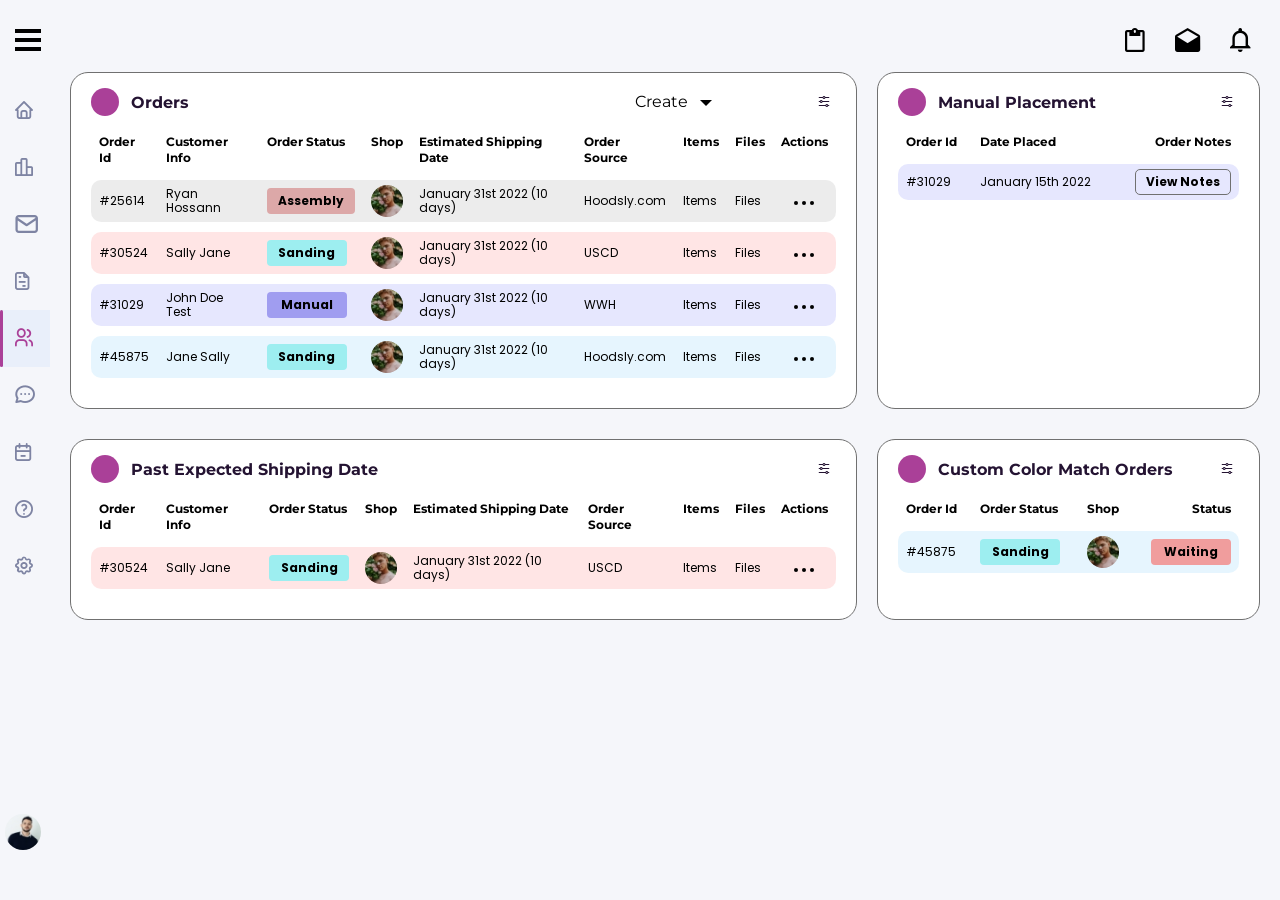
<file: html/index.html>
<!DOCTYPE html>
<html lang="en">
	<head>
		<meta charset="utf-8">
		<meta http-equiv="X-UA-Compatible" content="IE=edge">
		<meta name="viewport" content="width=device-width, initial-scale=1">
		<!-- The above 3 meta tags *must* come first in the head; any other head content must come *after* these tags -->
		<title>Dashboard | Local Delevery</title>

		<!-- Bootstrap -->
		<link rel="preconnect" href="https://fonts.googleapis.com">
		<link rel="preconnect" href="https://fonts.gstatic.com" crossorigin>
		<link href="https://fonts.googleapis.com/css2?family=Montserrat:ital,wght@0,300;0,400;0,500;0,600;0,700;0,800;1,400&family=Poppins:ital,wght@0,300;0,400;0,500;0,600;0,700;0,800;0,900;1,400&display=swap" rel="stylesheet">
		<link href="../assets/css/plugins.css" rel="stylesheet">
		<link href="../style.css" rel="stylesheet">

	</head>
	<body>
		<div class="hoodslyhub-user-dashboard">
			
			<header class="dashboard__header">
				<nav class="navbar navbar-expand">
					<div class="container-fluid">
						<div class="navbar-header">
							<a href="#" class="navbar-toggle">
								<span class="icon-bar"></span>
							  	<span class="icon-bar"></span>
							  	<span class="icon-bar"></span>
						  	</a>

							<a class="navbar-brand" href="index.html">
								<img src="../assets/images/logo.svg" class="img-fluid" alt="logo">
							</a>
						</div>

						<div class="navbar-collapse">
							<ul class="navbar-nav ml-auto">
								<li><a href="#" class="icon-paste"></a></li>
								<li><a href="#" class="icon-email-open"></a></li>
								<li><a href="#" class="icon-notifications"></a></li>
							</ul>
						</div>
					</div>
				</nav><!-- /nav -->
			</header><!-- /header -->
			<div class="header-gutter"></div>

			<div class="dashboard__vertical-navbar" id="simplebar">
				<nav class="vertical-navbar">
					<ul class="navbar-nav">
						<li>
							<a href="#">
								<span class="icon-wrapper">
									<i class="icon-home"></i>
								</span>
								<span class="text">Dashboard</span>
							</a>
						</li>
						<li>
							<a href="order-detail.html">
								<span class="icon-wrapper">
									<i class="icon-line-chart"></i>
								</span>
								<span class="text">Orders</span>
							</a>
						</li>
						<li>
							<a href="#">
								<span class="icon-wrapper">
									<i class="icon-email"></i>
								</span>
								<span class="text">Damages</span>
								<span class="badge">16</span>
							</a>
						</li>
						<li>
							<a href="#">
								<span class="icon-wrapper">
									<i class="icon-file"></i>
								</span>
								<span class="text">Wholesale Accounts</span>
							</a>
						</li>
						<li>
							<a href="#" class="active">
								<span class="icon-wrapper">
									<i class="icon-users"></i>
								</span>
								<span class="text">Local Delivery</span>
							</a>
						</li>
						<li>
							<a href="#">
								<span class="icon-wrapper">
									<i class="icon-message"></i>
								</span>
								<span class="text">Video Chats</span>
							</a>
						</li>
						<li>
							<a href="#">
								<span class="icon-wrapper">
									<i class="icon-calendar"></i>
								</span>
								<span class="text">In Stock Hoods</span>
							</a>
						</li>
						<li>
							<a href="#">
								<span class="icon-wrapper">
									<i class="icon-help"></i>
								</span>
								<span class="text">Ventilation</span>
							</a>
						</li>
						<li>
							<a href="#">
								<span class="icon-wrapper">
									<i class="icon-setting"></i>
								</span>
								<span class="text">Settings</span>
							</a>
						</li>
					</ul>

					<a href="#" class="user-meta mt-auto">
						<figure class="media">
							<img src="../assets/images/user.jpg" alt="">
						</figure>

						<div class="text">
							<div class="name">Mitchell Williamson</div>
							<div class="user-id">Customer ID#01223</div>
						</div>
					</a>
				</nav>
			</div>

			<div class="dashboard-page">
				<div class="container-fluid">
					<div class="row lr-10">
						<div class="col-xl-8 d-flex">
							<div class="dashboard-page__order">
								<div class="dashboard-page__order-header">
									<div class="navbar-header">
										<h6 class="title">Orders</h6>
									</div>

									<div class="navbar-collapse">
										<ul class="navbar-nav ml-auto">
											<li class="dropdown">
												<a href="#" role="button" class="dropdown-toggle" data-toggle="dropdown">Create</a>

												<ul class="dropdown-menu">
													<li><a href="#">New Order</a></li>
													<li><a href="#">Create Invoice</a></li>
												</ul>
											</li>
											<li><a href="#" class="icon-setting-sliders"></a></li>
										</ul>
									</div>
								</div>
								<div class="dashboard-page__order-body">
									<table class="table table-order">
									  <thead>
									    <tr>
									      <th scope="col">Order Id</th>
									      <th scope="col">Customer Info</th>
									      <th scope="col">Order Status</th>
									      <th scope="col">Shop</th>
									      <th scope="col">Estimated Shipping Date</th>
									      <th scope="col">Order Source</th>
									      <th scope="col">Items</th>
									      <th scope="col">Files</th>
									      <th scope="col">Actions</th>
									    </tr>
									  </thead>
									  <tbody>
									    <tr style="background-color: #4747471a;">
									      <td data-title="Order Id">#25614</td>
									      <td data-title="Customer Info">Ryan Hossann</td>
									      <td data-title="Order Status">
									      	<button class="btn btn-violet">Assembly</button>
									      </td>
									      <td data-title="Shop" data-toggle="tooltip" title='<h6 class="title">WRH</h6>'>
									      	<figure class="media-shop">
									      		<img src="../assets/images/ryan.jpg" class="img-fluid" alt="">
									      	</figure>
									      </td>
									      <td data-title="Estimated Shipping Date">January 31st 2022 (10 days)</td>
									      <td data-title="Order Source">Hoodsly.com</td>
									      <td data-title="Items">Items</td>
									      <td class="files" data-title="Files" data-toggle="tooltip" data-placement="right" title='<h6 class="title">Order Files</h6><ul class="tooltip-dropdown"><li>BOL</li><li>Shipping Label</li><li>Proof Of Drop Off</li> <li>Damage  Photos</li></ul>'>Files</td>
									      <td data-title="Actions" class="action-dropdown dropdown">
									      	<div role="button" class="icon-dots" data-toggle="dropdown"><span></span><span></span><span></span></div>
									      	<ul class="dropdown-menu dropdown-menu-right">
									      		<li><a href="#">View</a></li>
									      		<li><a href="#">Delete</a></li>
									      	</ul>
									      </td>
									    </tr>

									    <tr style="background-color: #FF00001a;">
									      <td data-title="Order Id">#30524</td>
									      <td data-title="Customer Info">Sally Jane</td>
									      <td data-title="Order Status">
									      	<button class="btn btn-bluesky">Sanding</button>
									      </td>
									      <td data-title="Shop" data-toggle="tooltip" title='<h6 class="title">WRH</h6>'>
									      	<figure class="media-shop">
									      		<img src="../assets/images/ryan.jpg" class="img-fluid" alt="">
									      	</figure>
									      </td>
									      <td data-title="Estimated Shipping Date">January 31st 2022 (10 days)</td>
									      <td data-title="Order Source">USCD</td>
									      <td data-title="Items">Items</td>
									      <td class="files" data-title="Files" data-toggle="tooltip" data-placement="right" title='<h6 class="title">Order Files</h6><ul class="tooltip-dropdown"><li>BOL</li><li>Shipping Label</li><li>Proof Of Drop Off</li> <li>Damage  Photos</li></ul>'>Files</td>
									      <td data-title="Actions" class="action-dropdown dropdown">
									      	<div role="button" class="icon-dots" data-toggle="dropdown"><span></span><span></span><span></span></div>
									      	<ul class="dropdown-menu dropdown-menu-right">
									      		<li><a href="#">View</a></li>
									      		<li><a href="#">Delete</a></li>
									      	</ul>
									      </td>
									    </tr>

									    <tr style="background-color: #0E15EE1a;">
									      <td data-title="Order Id">#31029</td>
									      <td data-title="Customer Info">John Doe Test</td>
									      <td data-title="Order Status">
									      	<button class="btn btn-bluedark">Manual</button>
									      </td>
									      <td data-title="Shop" data-toggle="tooltip" title='<h6 class="title">WRH</h6>'>
									      	<figure class="media-shop">
									      		<img src="../assets/images/ryan.jpg" class="img-fluid" alt="">
									      	</figure>
									      </td>
									      <td data-title="Estimated Shipping Date">January 31st 2022 (10 days)</td>
									      <td data-title="Order Source">WWH</td>
									      <td data-title="Items">Items</td>
									      <td class="files" data-title="Files" data-toggle="tooltip" data-placement="right" title='<h6 class="title">Order Files</h6><ul class="tooltip-dropdown"><li>BOL</li><li>Shipping Label</li><li>Proof Of Drop Off</li> <li>Damage  Photos</li></ul>'>Files</td>
									      <td data-title="Actions" class="action-dropdown dropdown">
									      	<div role="button" class="icon-dots" data-toggle="dropdown"><span></span><span></span><span></span></div>
									      	<ul class="dropdown-menu dropdown-menu-right">
									      		<li><a href="#">View</a></li>
									      		<li><a href="#">Delete</a></li>
									      	</ul>
									      </td>
									    </tr>

									    <tr style="background-color: #0E9CEE1a;">
									      <td data-title="Order Id">#45875</td>
									      <td data-title="Customer Info">Jane Sally</td>
									      <td data-title="Order Status">
									      	<button class="btn btn-skyblue">Sanding</button>
									      </td>
									      <td data-title="Shop" data-toggle="tooltip" title='<h6 class="title">WRH</h6>'>
									      	<figure class="media-shop">
									      		<img src="../assets/images/ryan.jpg" class="img-fluid" alt="">
									      	</figure>
									      </td>
									      <td data-title="Estimated Shipping Date">January 31st 2022 (10 days)</td>
									      <td data-title="Order Source">Hoodsly.com</td>
									      <td data-title="Items">Items</td>
									      <td class="files" data-title="Files" data-toggle="tooltip" data-placement="right" title='<h6 class="title">Order Files</h6><ul class="tooltip-dropdown"><li>BOL</li><li>Shipping Label</li><li>Proof Of Drop Off</li> <li>Damage  Photos</li></ul>'>Files</td>
									      <td data-title="Actions" class="action-dropdown dropdown">
									      	<div role="button" class="icon-dots" data-toggle="dropdown"><span></span><span></span><span></span></div>
									      	<ul class="dropdown-menu dropdown-menu-right">
									      		<li><a href="#">View</a></li>
									      		<li><a href="#">Delete</a></li>
									      	</ul>
									      </td>
									    </tr>
									  </tbody>
									</table>
								</div>
							</div>
						</div>
						<div class="col-xl-4 d-flex">
							<div class="dashboard-page__order">
								<div class="dashboard-page__order-header">
									<div class="navbar-header">
										<h6 class="title">Manual Placement</h6>
									</div>

									<div class="navbar-collapse">
										<ul class="navbar-nav ml-auto">
											<li><a href="#" class="icon-setting-sliders"></a></li>
										</ul>
									</div>
								</div>
								<div class="dashboard-page__order-body">
									<table class="table has--manual-placement">
									  <thead>
									    <tr>
									      <th scope="col">Order Id</th>
									      <th scope="col">Date Placed</th>
									      <th scope="col">Order Notes</th>
									    </tr>
									  </thead>
									  <tbody>
									    <tr style="background-color: #0E15EE1a;">
									      <td data-title="Order Id">#31029</td>
									      <td data-title="Date Placed">January 15th 2022</td>
									      <td data-title="Order Notes">
									      	<button class="btn btn-border" type="button" data-toggle="collapse" data-target="#notes-1" aria-expanded="false" aria-controls="notes-1">View Notes</button>
									      </td>
									    </tr>
									    <tr class="notes-collapse">
									      <td colspan="12">
									      	<div class="notes-collapse__body collapse" id="notes-1">
									      		<div class="row">
									      			<div class="col-xl-12 col-lg-12 d-flex">
									      				<div class="notes-collapse__body-item">
									      					<div class="entry-title">
									      						<h6 class="title">Items Orders</h6>
									      					</div>
									      					<div class="entry-content">
									      						<figure class="media">
									      							<img src="../assets/images/antique-cropped.png"
																		 class="img-fluid" alt="">
									      						</figure>

									      						<div class="text">
									      							<ul class="list-style">
									      								<li>Curved With Strapping</li>
									      								<li>Antique White</li>
									      								<li>30x36</li>
									      								<li>ZLine 698-28</li>
									      								<li>Recirculating Vents</li>
									      								<li>Flat Trim</li>
									      								<li>Remove Side Trim</li>
									      								<li>Add Crown Molding</li>
									      								<li>Rush My Order</li>
									      							</ul>
									      						</div>
									      					</div>
									      				</div>
									      			</div>
									      			<div class="col-xl-6 col-lg-12 d-flex">
									      				<div class="notes-collapse__body-item">
									      					<div class="entry-title">
									      						<h6 class="title">Shipping Info</h6>
									      					</div>
									      					<div class="shipping-info">
									      						<div class="name">Shipping</div>
									      						<div class="phone">(732) 484-2418</div>
									      						<div class="email"><a href="mailto:ryan@ryanhossann.com">ryan@ryanhossann.com</a></div>
									      						<div class="address">7610 Sarah Drive <br>Denver <br> NC <br>28037
									      						</div>
									      					</div>
									      				</div>
									      			</div>
									      			<div class="col-xl-6 col-lg-12 d-flex">
									      				<div class="notes-collapse__body-item">
									      					<div class="entry-title">
									      						<h6 class="title">Order Notes</h6>
									      					</div>
									      					<div class="order-info">
									      						<p>Please cut 6 vents on the side of the hood instead of 4. Please add brass around vent slits.</p>
									      					</div>
									      				</div>
									      			</div>
									      			<div class="col-xl-12 col-lg-12 d-flex">
									      				<div class="btn-box">
									      					<a href="#" class="btn btn-border">Send To WRH</a>
									      					<a href="#" class="btn btn-border">Send To Wilkes</a>
									      				</div>
									      			</div>
									      		</div>
									      	</div>
									      </td>
									    </tr>
									  </tbody>
									</table>
								</div>
							</div>
						</div>
					</div>
					<div class="row lr-10">
						<div class="col-xl-8 d-flex">
							<div class="dashboard-page__order">
								<div class="dashboard-page__order-header">
									<div class="navbar-header">
										<h6 class="title">Past Expected Shipping Date</h6>
									</div>

									<div class="navbar-collapse">
										<ul class="navbar-nav ml-auto">
											<li><a href="#" class="icon-setting-sliders"></a></li>
										</ul>
									</div>
								</div>
								<div class="dashboard-page__order-body">
									<table class="table table-order">
									  <thead>
									    <tr>
									      <th scope="col">Order Id</th>
									      <th scope="col">Customer Info</th>
									      <th scope="col">Order Status</th>
									      <th scope="col">Shop</th>
									      <th scope="col">Estimated Shipping Date</th>
									      <th scope="col">Order Source</th>
									      <th scope="col">Items</th>
									      <th scope="col">Files</th>
									      <th scope="col">Actions</th>
									    </tr>
									  </thead>
									  <tbody>
									    <tr style="background-color: #FF00001a;">
									      <td data-title="Order Id">#30524</td>
									      <td data-title="Customer Info">Sally Jane</td>
									      <td data-title="Order Status">
									      	<button class="btn btn-bluesky">Sanding</button>
									      </td>
									      <td data-title="Shop" data-toggle="tooltip" title='<h6 class="title">WRH</h6>'>
									      	<figure class="media-shop">
									      		<img src="../assets/images/ryan.jpg" class="img-fluid" alt="">
									      	</figure>
									      </td>
									      <td data-title="Estimated Shipping Date">January 31st 2022 (10 days)</td>
									      <td data-title="Order Source">USCD</td>
									      <td data-title="Items">Items</td>
									      <td class="files" data-title="Files" data-toggle="tooltip" data-placement="right" title='<h6 class="title">Order Files</h6><ul class="tooltip-dropdown"><li>BOL</li><li>Shipping Label</li><li>Proof Of Drop Off</li> <li>Damage  Photos</li></ul>'>Files</td>
									      <td data-title="Actions" class="action-dropdown dropdown">
									      	<div role="button" class="icon-dots" data-toggle="dropdown"><span></span><span></span><span></span></div>
									      	<ul class="dropdown-menu dropdown-menu-right">
									      		<li><a href="#">View</a></li>
									      		<li><a href="#">Delete</a></li>
									      	</ul>
									      </td>
									    </tr>
									  </tbody>
									</table>
								</div>
							</div>
						</div>
						<div class="col-xl-4 d-flex">
							<div class="dashboard-page__order">
								<div class="dashboard-page__order-header">
									<div class="navbar-header">
										<h6 class="title">Custom Color Match Orders</h6>
									</div>

									<div class="navbar-collapse">
										<ul class="navbar-nav ml-auto">
											<li><a href="#" class="icon-setting-sliders"></a></li>
										</ul>
									</div>
								</div>
								<div class="dashboard-page__order-body">

									<table class="table has--custom-color">
									  <thead>
									    <tr>
									      <th scope="col">Order Id</th>
									      <th scope="col">Order Status</th>
									      <th scope="col">Shop</th>
									      <th scope="col">Status</th>
									    </tr>
									  </thead>
									  <tbody>
									    <tr style="background-color: #0E9CEE1a;">
									      <td data-title="Order Id">#45875</td>
									      <td data-title="Order Status">
									      	<button class="btn btn-skyblue">Sanding</button>
									      </td>
									      <td data-title="Shop" data-toggle="tooltip" title='<h6 class="title">Wilkes</h6>'>
									      	<figure class="media-shop">
									      		<img src="../assets/images/ryan.jpg" class="img-fluid" alt="">
									      	</figure>
									      </td>
									      <td data-title="Status" class="staus-dropdown dropdown">
									      	<button role="button" class="btn btn-waiting"  data-toggle="dropdown">Waiting</button>
									      	
									      	<ul class="dropdown-menu dropdown-menu-right">
									      		<li><a href="#">Received</a></li>
									      		<li><a href="#">Picked Up</a></li>
									      		<li><a href="#">Delivered</a></li>
									      	</ul>
									      </td>
									    </tr>
									  </tbody>
									</table>
								</div>
							</div>
						</div>
					</div>
				</div>
			</div>
		</div>


		<!-- jQuery (necessary for Bootstrap's JavaScript plugins) -->
		<script src="../assets/js/jquery.min.js"></script>
		<script src="../assets/js/plugins.js"></script>
		<script src="../assets/js/scripts.js"></script>
	</body>
</html>
</file>
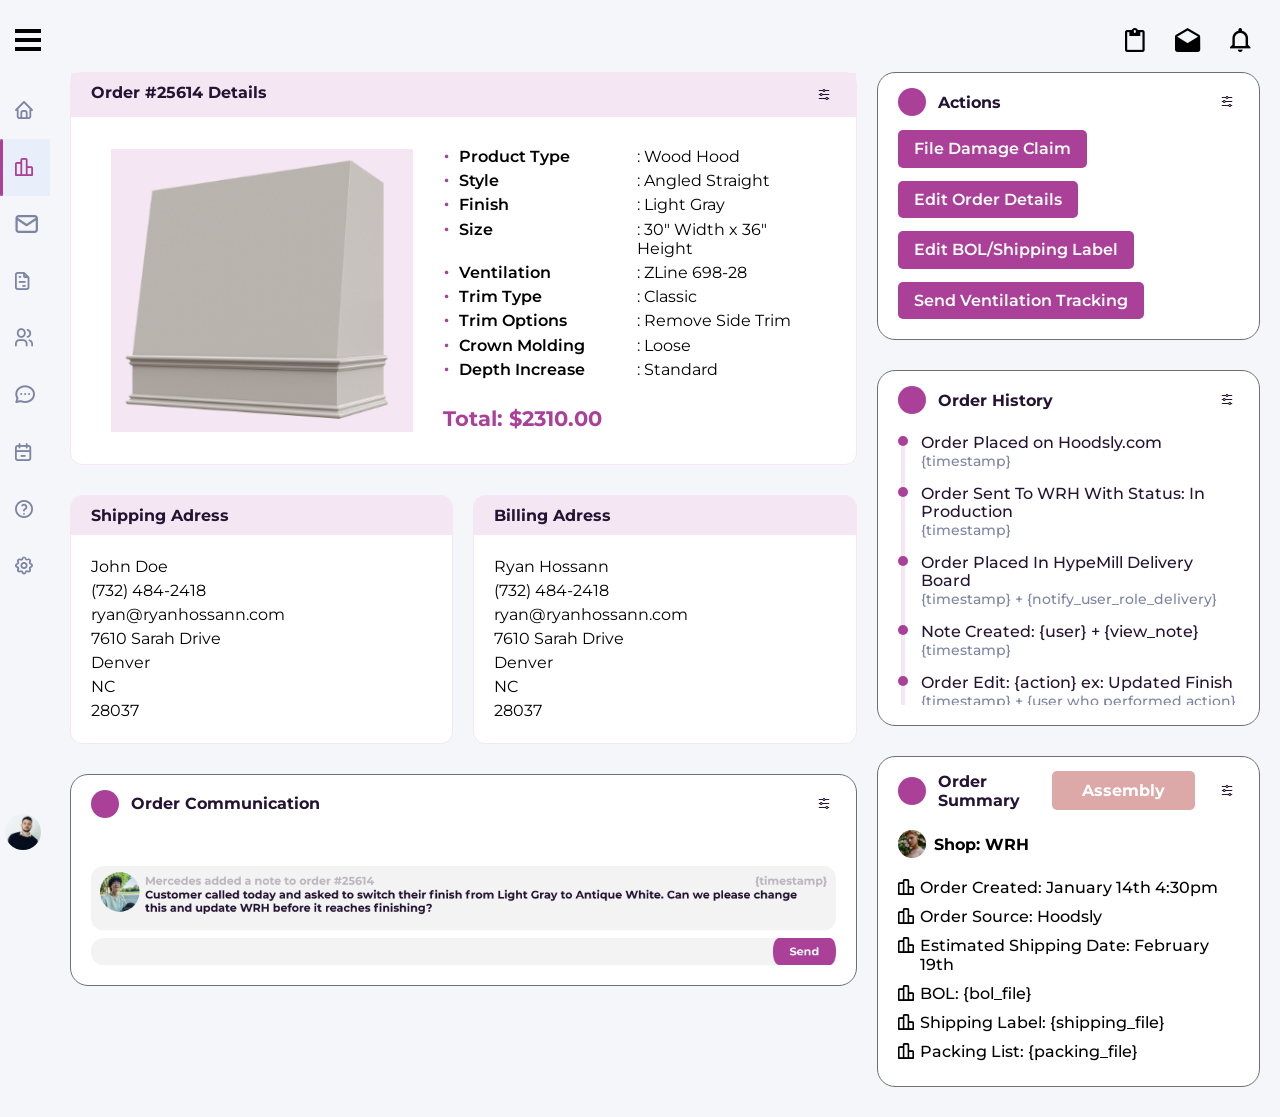
<file: html/order-detail.html>
<!DOCTYPE html>
<html lang="en">
<head>
    <meta charset="utf-8">
    <meta http-equiv="X-UA-Compatible" content="IE=edge">
    <meta name="viewport" content="width=device-width, initial-scale=1">
    <!-- The above 3 meta tags *must* come first in the head; any other head content must come *after* these tags -->
    <title>Dashboard | Local Delevery</title>

    <!-- Bootstrap -->
    <link rel="preconnect" href="https://fonts.googleapis.com">
    <link rel="preconnect" href="https://fonts.gstatic.com" crossorigin>
    <link href="https://fonts.googleapis.com/css2?family=Montserrat:ital,wght@0,300;0,400;0,500;0,600;0,700;0,800;1,400&family=Poppins:ital,wght@0,300;0,400;0,500;0,600;0,700;0,800;0,900;1,400&display=swap"
          rel="stylesheet">
    <link href="../assets/css/plugins.css" rel="stylesheet">
    <link href="../style.css" rel="stylesheet">

</head>
<body>
<div class="hoodslyhub-user-dashboard">

    <header class="dashboard__header">
        <nav class="navbar navbar-expand">
            <div class="container-fluid">
                <div class="navbar-header">
                    <a href="#" class="navbar-toggle">
                        <span class="icon-bar"></span>
                        <span class="icon-bar"></span>
                        <span class="icon-bar"></span>
                    </a>

                    <a class="navbar-brand" href="index.html">
                        <img src="../assets/images/logo.svg" class="img-fluid" alt="logo">
                    </a>
                </div>

                <div class="navbar-collapse">
                    <ul class="navbar-nav ml-auto">
                        <li><a href="#" class="icon-paste"></a></li>
                        <li><a href="#" class="icon-email-open"></a></li>
                        <li><a href="#" class="icon-notifications"></a></li>
                    </ul>
                </div>
            </div>
        </nav><!-- /nav -->
    </header><!-- /header -->
    <div class="header-gutter"></div>

    <div class="dashboard__vertical-navbar" id="simplebar">
        <nav class="vertical-navbar">
            <ul class="navbar-nav">
                <li>
                    <a href="#">
								<span class="icon-wrapper">
									<i class="icon-home"></i>
								</span>
                        <span class="text">Dashboard</span>
                    </a>
                </li>
                <li>
                    <a href="#" class="active">
								<span class="icon-wrapper">
									<i class="icon-line-chart"></i>
								</span>
                        <span class="text">Orders</span>
                    </a>
                </li>
                <li>
                    <a href="#">
								<span class="icon-wrapper">
									<i class="icon-email"></i>
								</span>
                        <span class="text">Damages</span>
                        <span class="badge">16</span>
                    </a>
                </li>
                <li>
                    <a href="#">
								<span class="icon-wrapper">
									<i class="icon-file"></i>
								</span>
                        <span class="text">Wholesale Accounts</span>
                    </a>
                </li>
                <li>
                    <a href="#">
								<span class="icon-wrapper">
									<i class="icon-users"></i>
								</span>
                        <span class="text">Local Delivery</span>
                    </a>
                </li>
                <li>
                    <a href="#">
								<span class="icon-wrapper">
									<i class="icon-message"></i>
								</span>
                        <span class="text">Video Chats</span>
                    </a>
                </li>
                <li>
                    <a href="#">
								<span class="icon-wrapper">
									<i class="icon-calendar"></i>
								</span>
                        <span class="text">In Stock Hoods</span>
                    </a>
                </li>
                <li>
                    <a href="#">
								<span class="icon-wrapper">
									<i class="icon-help"></i>
								</span>
                        <span class="text">Ventilation</span>
                    </a>
                </li>
                <li>
                    <a href="#">
								<span class="icon-wrapper">
									<i class="icon-setting"></i>
								</span>
                        <span class="text">Settings</span>
                    </a>
                </li>
            </ul>

            <a href="#" class="user-meta mt-auto">
                <figure class="media">
                    <img src="../assets/images/user.jpg" alt="">
                </figure>

                <div class="text">
                    <div class="name">Mitchell Williamson</div>
                    <div class="user-id">Customer ID#01223</div>
                </div>
            </a>
        </nav>
    </div>

    <div class="dashboard-page">
        <div class="container-fluid">
            <div class="row lr-10">
                <div class="col-xl-8 last-none">

                    <div class="row lr-10">
                        <div class="col-xl-12 col-lg-12">
                            <div class="dashboard-page__order-detail">
                                <div class="dashboard-page__order-detail-header">
                                    <div class="navbar-header">
                                        <h6 class="title">Order #25614 Details</h6>
                                    </div>

                                    <div class="navbar-collapse">
                                        <ul class="navbar-nav ml-auto">
                                            <li><a href="#" class="icon-setting-sliders"></a></li>
                                        </ul>
                                    </div>
                                </div>
                                <div class="dashboard-page__order-detail-body">
                                    <figure class="media">
                                        <img src="../assets/images/wood-hood.png" class="img-fluid" alt="">
                                    </figure>

                                    <div class="text">
                                        <ul class="list-style">
                                            <li>
                                                <strong>Product Type</strong>
                                                <span>: Wood Hood</span>
                                            </li>
                                            <li>
                                                <strong>Style</strong>
                                                <span>: Angled Straight</span>
                                            </li>
                                            <li>
                                                <strong>Finish</strong>
                                                <span>: Light Gray</span>
                                            </li>
                                            <li>
                                                <strong>Size</strong>
                                                <span>: 30" Width x 36" Height</span>
                                            </li>
                                            <li>
                                                <strong>Ventilation</strong>
                                                <span>: ZLine 698-28</span>
                                            </li>
                                            <li>
                                                <strong>Trim Type</strong>
                                                <span>: Classic</span>
                                            </li>
                                            <li>
                                                <strong>Trim Options</strong>
                                                <span>: Remove Side Trim</span>
                                            </li>
                                            <li>
                                                <strong>Crown Molding</strong>
                                                <span>: Loose</span>
                                            </li>
                                            <li>
                                                <strong>Depth Increase</strong>
                                                <span>: Standard</span>
                                            </li>
                                        </ul>
                                        <div class="total-price">Total: $2310.00</div>
                                    </div>
                                </div>
                            </div>
                        </div>

                        <div class="col-xl-6 col-lg-12">
                            <div class="dashboard-page__shipping-address">
                                <div class="dashboard-page__shipping-address-header">
                                    <div class="navbar-header">
                                        <h6 class="title">Shipping Adress</h6>
                                    </div>
                                </div>

                                <div class="dashboard-page__shipping-address-body">
                                    <div class="name">John Doe</div>
                                    <div class="phone">(732) 484-2418</div>
                                    <div class="email"><a href="mailto:ryan@ryanhossann.com">ryan@ryanhossann.com</a>
                                    </div>
                                    <div class="address">7610 Sarah Drive <br>Denver <br> NC <br>28037
                                    </div>
                                </div>
                            </div>
                        </div>

                        <div class="col-xl-6 col-lg-12">
                            <div class="dashboard-page__shipping-address">
                                <div class="dashboard-page__shipping-address-header">
                                    <div class="navbar-header">
                                        <h6 class="title">Billing Adress</h6>
                                    </div>
                                </div>

                                <div class="dashboard-page__shipping-address-body">
                                    <div class="name">Ryan Hossann</div>
                                    <div class="phone">(732) 484-2418</div>
                                    <div class="email"><a href="mailto:ryan@ryanhossann.com">ryan@ryanhossann.com</a>
                                    </div>
                                    <div class="address">7610 Sarah Drive <br>Denver <br> NC <br>28037
                                    </div>
                                </div>
                            </div>
                        </div>

                        <div class="col-xl-12 col-lg-12">
                            <div class="dashboard-page__order">
                                <div class="dashboard-page__order-header">
                                    <div class="navbar-header">
                                        <h6 class="title">Order Communication</h6>
                                    </div>

                                    <div class="navbar-collapse">
                                        <ul class="navbar-nav ml-auto">
                                            <li><a href="#" class="icon-setting-sliders"></a></li>
                                        </ul>
                                    </div>
                                </div>
                                <div class="dashboard-page__order-body">
                                    <figure class="media mt-5">
                                        <img src="../assets/images/chat.png" class="img-fluid" alt="">
                                    </figure>
                                </div>
                            </div>
                        </div>
                    </div>
                </div>
                <div class="col-xl-4">
                    <div class="dashboard-page__order">
                        <div class="dashboard-page__order-header">
                            <div class="navbar-header">
                                <h6 class="title">Actions</h6>
                            </div>

                            <div class="navbar-collapse">
                                <ul class="navbar-nav ml-auto">
                                    <li><a href="#" class="icon-setting-sliders"></a></li>
                                </ul>
                            </div>
                        </div>
                        <div class="dashboard-page__order-body">
                            <ul class="action-list list-unstyled">
                                <li><a href="#" class="btn-action">File Damage Claim</a></li>
                                <li><a href="order-details-edit.html" class="btn-action">Edit Order Details</a></li>
                                <li><a href="#" class="btn-action">Edit BOL/Shipping Label</a></li>
                                <li><a href="#" class="btn-action">Send Ventilation Tracking</a></li>
                            </ul>
                        </div>
                    </div>

                    <div class="dashboard-page__order">
                        <div class="dashboard-page__order-header">
                            <div class="navbar-header">
                                <h6 class="title">Order History</h6>
                            </div>

                            <div class="navbar-collapse">
                                <ul class="navbar-nav ml-auto">
                                    <li><a href="#" class="icon-setting-sliders"></a></li>
                                </ul>
                            </div>
                        </div>
                        <div class="dashboard-page__order-body">

                            <div id="history-simplebar">
                                <ul class="order-history-list list-unstyled">
                                    <li>
                                        <span class="text">Order Placed on Hoodsly.com</span>
                                        <span class="date">{timestamp}</span>
                                    </li>
                                    <li>
                                        <span class="text">Order Sent To WRH With Status: In Production</span>
                                        <span class="date">{timestamp}</span>
                                    </li>
                                    <li>
                                        <span class="text">Order Placed In HypeMill Delivery Board</span>
                                        <span class="date">{timestamp} + {notify_user_role_delivery}</span>
                                    </li>
                                    <li>
                                        <span class="text">Note Created: {user} + {view_note}</span>
                                        <span class="date">{timestamp}</span>
                                    </li>
                                    <li>
                                        <span class="text">Order Edit: {action} ex: Updated Finish</span>
                                        <span class="date">{timestamp} + {user who performed action}</span>
                                    </li>
                                    <li>
                                        <span class="text">Update: {finish} updated and sent to WRH</span>
                                        <span class="date">{timestamp} + {notify_wrh}</span>
                                    </li>
                                </ul>

                            </div>
                        </div>
                    </div>

                    <div class="dashboard-page__order">
                        <div class="dashboard-page__order-header">
                            <div class="navbar-header">
                                <h6 class="title">Order Summary</h6>
                            </div>

                            <div class="navbar-collapse">
                                <ul class="navbar-nav ml-auto">
                                    <li class="btn-assemble"><a href="#">Assembly</a></li>
                                    <li><a href="#" class="icon-setting-sliders"></a></li>
                                </ul>
                            </div>
                        </div>
                        <div class="dashboard-page__order-body">
                            <div class="order-summary">
                                <div class="order-summary__shop">
                                    <figure class="media">
                                        <img src="../assets/images/ryan.jpg" class="img-fluid" alt="">
                                    </figure>

                                    <div class="text">Shop: WRH</div>
                                </div>

                                <ul class="order-summary__list">
                                    <li><i class="icon-line-chart"></i>Order Created: January 14th 4:30pm</li>
                                    <li><i class="icon-line-chart"></i>Order Source: Hoodsly</li>
                                    <li><i class="icon-line-chart"></i>Estimated Shipping Date: February 19th</li>
                                    <li><i class="icon-line-chart"></i>BOL: {bol_file}</li>
                                    <li><i class="icon-line-chart"></i>Shipping Label: {shipping_file}</li>
                                    <li><i class="icon-line-chart"></i>Packing List: {packing_file}</li>
                                </ul>
                            </div>
                        </div>
                    </div>
                </div>
            </div>
        </div>
    </div>
</div>

<!-- jQuery (necessary for Bootstrap's JavaScript plugins) -->
<script src="../assets/js/jquery.min.js"></script>
<script src="../assets/js/plugins.js"></script>
<script src="../assets/js/scripts.js"></script>
</body>
</html>
</file>
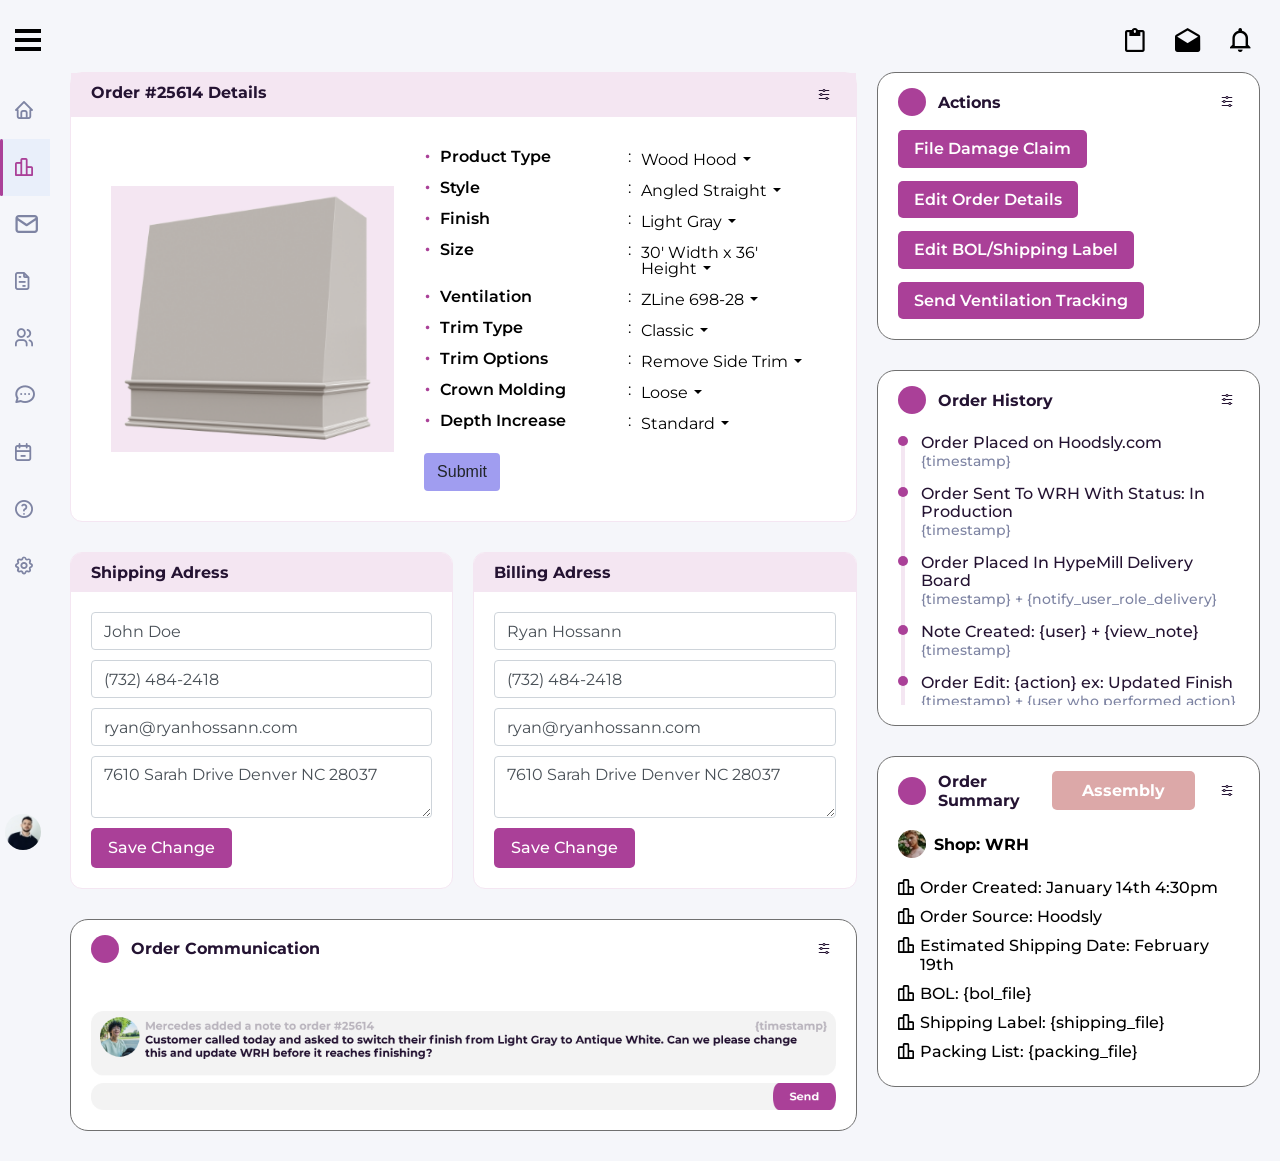
<file: html/order-details-edit.html>
<!DOCTYPE html>
<html lang="en">
<head>
    <meta charset="utf-8">
    <meta http-equiv="X-UA-Compatible" content="IE=edge">
    <meta name="viewport" content="width=device-width, initial-scale=1">
    <!-- The above 3 meta tags *must* come first in the head; any other head content must come *after* these tags -->
    <title>Dashboard | Local Delevery</title>

    <!-- Bootstrap -->
    <link rel="preconnect" href="https://fonts.googleapis.com">
    <link rel="preconnect" href="https://fonts.gstatic.com" crossorigin>
    <link href="https://fonts.googleapis.com/css2?family=Montserrat:ital,wght@0,300;0,400;0,500;0,600;0,700;0,800;1,400&family=Poppins:ital,wght@0,300;0,400;0,500;0,600;0,700;0,800;0,900;1,400&display=swap"
          rel="stylesheet">
    <link href="../assets/css/plugins.css" rel="stylesheet">
    <link href="../style.css" rel="stylesheet">

</head>
<body>
<div class="hoodslyhub-user-dashboard">

    <header class="dashboard__header">
        <nav class="navbar navbar-expand">
            <div class="container-fluid">
                <div class="navbar-header">
                    <a href="#" class="navbar-toggle">
                        <span class="icon-bar"></span>
                        <span class="icon-bar"></span>
                        <span class="icon-bar"></span>
                    </a>

                    <a class="navbar-brand" href="index.html">
                        <img src="../assets/images/logo.svg" class="img-fluid" alt="logo">
                    </a>
                </div>

                <div class="navbar-collapse">
                    <ul class="navbar-nav ml-auto">
                        <li><a href="#" class="icon-paste"></a></li>
                        <li><a href="#" class="icon-email-open"></a></li>
                        <li><a href="#" class="icon-notifications"></a></li>
                    </ul>
                </div>
            </div>
        </nav><!-- /nav -->
    </header><!-- /header -->
    <div class="header-gutter"></div>

    <div class="dashboard__vertical-navbar" id="simplebar">
        <nav class="vertical-navbar">
            <ul class="navbar-nav">
                <li>
                    <a href="#">
								<span class="icon-wrapper">
									<i class="icon-home"></i>
								</span>
                        <span class="text">Dashboard</span>
                    </a>
                </li>
                <li>
                    <a href="#" class="active">
								<span class="icon-wrapper">
									<i class="icon-line-chart"></i>
								</span>
                        <span class="text">Orders</span>
                    </a>
                </li>
                <li>
                    <a href="#">
								<span class="icon-wrapper">
									<i class="icon-email"></i>
								</span>
                        <span class="text">Damages</span>
                        <span class="badge">16</span>
                    </a>
                </li>
                <li>
                    <a href="#">
								<span class="icon-wrapper">
									<i class="icon-file"></i>
								</span>
                        <span class="text">Wholesale Accounts</span>
                    </a>
                </li>
                <li>
                    <a href="#">
								<span class="icon-wrapper">
									<i class="icon-users"></i>
								</span>
                        <span class="text">Local Delivery</span>
                    </a>
                </li>
                <li>
                    <a href="#">
								<span class="icon-wrapper">
									<i class="icon-message"></i>
								</span>
                        <span class="text">Video Chats</span>
                    </a>
                </li>
                <li>
                    <a href="#">
								<span class="icon-wrapper">
									<i class="icon-calendar"></i>
								</span>
                        <span class="text">In Stock Hoods</span>
                    </a>
                </li>
                <li>
                    <a href="#">
								<span class="icon-wrapper">
									<i class="icon-help"></i>
								</span>
                        <span class="text">Ventilation</span>
                    </a>
                </li>
                <li>
                    <a href="#">
								<span class="icon-wrapper">
									<i class="icon-setting"></i>
								</span>
                        <span class="text">Settings</span>
                    </a>
                </li>
            </ul>

            <a href="#" class="user-meta mt-auto">
                <figure class="media">
                    <img src="../assets/images/user.jpg" alt="">
                </figure>

                <div class="text">
                    <div class="name">Mitchell Williamson</div>
                    <div class="user-id">Customer ID#01223</div>
                </div>
            </a>
        </nav>
    </div>

    <div class="dashboard-page">
        <div class="container-fluid">
            <div class="row lr-10">
                <div class="col-xl-8 last-none">

                    <div class="row lr-10">
                        <div class="col-xl-12 col-lg-12">
                            <div class="dashboard-page__order-detail">
                                <div class="dashboard-page__order-detail-header">
                                    <div class="navbar-header">
                                        <h6 class="title">Order #25614 Details</h6>
                                    </div>

                                    <div class="navbar-collapse">
                                        <ul class="navbar-nav ml-auto">
                                            <li><a href="#" class="icon-setting-sliders"></a></li>
                                        </ul>
                                    </div>
                                </div>
                                <div class="dashboard-page__order-detail-body">
                                    <figure class="media">
                                        <img src="../assets/images/wood-hood.png" class="img-fluid" alt="">
                                    </figure>

                                    <div class="text">
                                        <form>
                                            <ul class="list-style mb-3">
                                                <li>
                                                    <strong>Product Type</strong>
                                                     <span>:
                                                        <select name="product-type" class="order-select d-none" id="product-type" placeholder="Product Type">
                                                            <option value="Wood Hood"selected>Wood Hood</option>
                                                            <option value="Table Hood">Table Hood</option>
                                                            <option value="Wood Hoods">Wood Hoods</option>
                                                            <option value="Tables Hood">Tables Hood</option>
                                                        </select>
                                                     </span>
                                                </li>
                                                <li>
                                                    <strong>Style</strong>
                                                    <span>:
                                                        <select name="product-style" class="order-select d-none" id="product-style" placeholder="Style">
                                                            <option value="Angled Straigh"selected>Angled Straight</option>
                                                            <option value="Straight Hood">Straight Hood</option>
                                                            <option value="Angled Straighs">Angled Straighst</option>
                                                            <option value="Straights Hood">Straights Hood</option>
                                                        </select>
                                                     </span>
                                                </li>
                                                <li>
                                                    <strong>Finish</strong>
                                                    <span>:
                                                        <select name="product-finish" class="order-select d-none" id="product-finish" placeholder="Finish">
                                                            <option value="Light Gray"selected>Light Gray</option>
                                                            <option value="Light Blue">Light Blue</option>
                                                            <option value="Sky Light">Sky Light</option>
                                                            <option value="Yellow light">Yellow Light</option>
                                                        </select>
                                                     </span>
                                                </li>
                                                <li>
                                                    <strong>Size</strong>
                                                    <span>:
                                                        <select name="product-size" class="order-select d-none" id="product-size" placeholder="Size">
                                                            <option value="30' Width x 36' Height"selected>30' Width x 36' Height</option>
                                                            <option value="36' Width x 40' Height">36' Width x 40' Height</option>
                                                            <option value="25' Width x 30' Height">25' Width x 30' Height</option>
                                                            <option value="32' Width x 36' Height">32' Width x 36' Height</option>
                                                        </select>
                                                     </span>
                                                </li>
                                                <li>
                                                    <strong>Ventilation</strong>
                                                    <span>:
                                                        <select name="product-ventilation" class="order-select d-none" id="product-ventilation" placeholder="Ventilation">
                                                            <option value="ZLine 698-28"selected>ZLine 698-28</option>
                                                            <option value="ZLine 698-24">ZLine 698-24</option>
                                                            <option value="ZLine 698-25">ZLine 698-25</option>
                                                            <option value="ZLine 698-26">ZLine 698-28</option>
                                                        </select>
                                                     </span>
                                                </li>
                                                <li>
                                                    <strong>Trim Type</strong>
                                                    <span>:
                                                        <select name="trim-type" class="order-select d-none" id="trim-type" placeholder="Trim Type">
                                                            <option value="Classic"selected>Classic</option>
                                                            <option value="Normal">Normal</option>
                                                            <option value="Goldlen">Goldlen</option>
                                                            <option value="Premium">Premium</option>
                                                        </select>
                                                     </span>
                                                </li>
                                                <li>
                                                    <strong>Trim Options</strong>
                                                    <span>:
                                                        <select name="trim-options" class="order-select d-none" id="trim-options" placeholder="Trim Options">
                                                            <option value="Remove Side Trim"selected>Remove Side Trim</option>
                                                            <option value="Remove Down Trim">Remove Down Trim</option>
                                                            <option value="Remove right Trim">Remove right Trim</option>
                                                            <option value="Remove left Trim">Remove left Trim</option>
                                                        </select>
                                                     </span>
                                                </li>
                                                <li>
                                                    <strong>Crown Molding</strong>
                                                    <span>:
                                                        <select name="crown-molding" class="order-select d-none" id="crown-molding" placeholder="Crown Molding">
                                                            <option value="Loose"selected>Loose</option>
                                                            <option value="Standard">Standard</option>
                                                            <option value="Loose">Loose</option>
                                                            <option value="Standard">Standard</option>
                                                        </select>
                                                    </span>
                                                </li>
                                                <li>
                                                    <strong>Depth Increase</strong>
                                                    <span>:
                                                        <select name="depth-increase" class="order-select d-none" id="depth-increase" placeholder="Depth Increase">
                                                            <option value="Loose"selected>Standard</option>
                                                            <option value="Loose">Loose</option>
                                                            <option value="Standard">Standard</option>
                                                            <option value="Loose">Loose</option>
                                                        </select>
                                                    </span>
                                                </li>
                                            </ul>
                                            <button class="btn btn-bluedark">Submit</button>
                                        </form>
                                    </div>
                                </div>
                            </div>
                        </div>

                        <div class="col-xl-6 col-lg-12">
                            <div class="dashboard-page__shipping-address">
                                <div class="dashboard-page__shipping-address-header">
                                    <div class="navbar-header">
                                        <h6 class="title">Shipping Adress</h6>
                                    </div>
                                </div>

                                <div class="dashboard-page__shipping-address-body">
                                    <form>
                                        <input class="form-control" type="text" name="shiping-name" id="shiping-name" placeholder="Name" value="John Doe">
                                        <input class="form-control" type="text" name="shiping-phone" id="shiping-phone" placeholder="Phone" value="(732) 484-2418">
                                        <input class="form-control" type="text" name="shiping-email" id="shiping-email" placeholder="Email" value="ryan@ryanhossann.com">
                                        <textarea class="form-control" name="shiping-address" id="shiping-address" placeholder="Address">7610 Sarah Drive Denver NC 28037</textarea>
                                        <button class="btn btn-submit">Save Change</button>
                                    </form>
                                </div>
                            </div>
                        </div>

                        <div class="col-xl-6 col-lg-12">
                            <div class="dashboard-page__shipping-address">
                                <div class="dashboard-page__shipping-address-header">
                                    <div class="navbar-header">
                                        <h6 class="title">Billing Adress</h6>
                                    </div>
                                </div>

                                <div class="dashboard-page__shipping-address-body">
                                     <form>
                                        <input class="form-control" type="text" name="shiping-name" id="shiping-name" placeholder="Name" value="Ryan Hossann">
                                        <input class="form-control" type="text" name="shiping-phone" id="shiping-phone" placeholder="Phone" value="(732) 484-2418">
                                        <input class="form-control" type="text" name="shiping-email" id="shiping-email" placeholder="Email" value="ryan@ryanhossann.com">
                                        <textarea class="form-control" name="shiping-address" id="shiping-address" placeholder="Address">7610 Sarah Drive Denver NC 28037</textarea>
                                        <button class="btn btn-submit">Save Change</button>
                                    </form>
                                </div>
                            </div>
                        </div>

                        <div class="col-xl-12 col-lg-12">
                            <div class="dashboard-page__order">
                                <div class="dashboard-page__order-header">
                                    <div class="navbar-header">
                                        <h6 class="title">Order Communication</h6>
                                    </div>

                                    <div class="navbar-collapse">
                                        <ul class="navbar-nav ml-auto">
                                            <li><a href="#" class="icon-setting-sliders"></a></li>
                                        </ul>
                                    </div>
                                </div>
                                <div class="dashboard-page__order-body">
                                    <figure class="media mt-5">
                                        <img src="../assets/images/chat.png" class="img-fluid" alt="">
                                    </figure>
                                </div>
                            </div>
                        </div>
                    </div>
                </div>
                <div class="col-xl-4">
                    <div class="dashboard-page__order">
                        <div class="dashboard-page__order-header">
                            <div class="navbar-header">
                                <h6 class="title">Actions</h6>
                            </div>

                            <div class="navbar-collapse">
                                <ul class="navbar-nav ml-auto">
                                    <li><a href="#" class="icon-setting-sliders"></a></li>
                                </ul>
                            </div>
                        </div>
                        <div class="dashboard-page__order-body">
                            <ul class="action-list list-unstyled">
                                <li><a href="#" class="btn-action">File Damage Claim</a></li>
                                <li><a href="#" class="btn-action">Edit Order Details</a></li>
                                <li><a href="#" class="btn-action">Edit BOL/Shipping Label</a></li>
                                <li><a href="#" class="btn-action">Send Ventilation Tracking</a></li>
                            </ul>
                        </div>
                    </div>

                    <div class="dashboard-page__order">
                        <div class="dashboard-page__order-header">
                            <div class="navbar-header">
                                <h6 class="title">Order History</h6>
                            </div>

                            <div class="navbar-collapse">
                                <ul class="navbar-nav ml-auto">
                                    <li><a href="#" class="icon-setting-sliders"></a></li>
                                </ul>
                            </div>
                        </div>
                        <div class="dashboard-page__order-body">

                            <div id="history-simplebar">
                                <ul class="order-history-list list-unstyled">
                                    <li>
                                        <span class="text">Order Placed on Hoodsly.com</span>
                                        <span class="date">{timestamp}</span>
                                    </li>
                                    <li>
                                        <span class="text">Order Sent To WRH With Status: In Production</span>
                                        <span class="date">{timestamp}</span>
                                    </li>
                                    <li>
                                        <span class="text">Order Placed In HypeMill Delivery Board</span>
                                        <span class="date">{timestamp} + {notify_user_role_delivery}</span>
                                    </li>
                                    <li>
                                        <span class="text">Note Created: {user} + {view_note}</span>
                                        <span class="date">{timestamp}</span>
                                    </li>
                                    <li>
                                        <span class="text">Order Edit: {action} ex: Updated Finish</span>
                                        <span class="date">{timestamp} + {user who performed action}</span>
                                    </li>
                                    <li>
                                        <span class="text">Update: {finish} updated and sent to WRH</span>
                                        <span class="date">{timestamp} + {notify_wrh}</span>
                                    </li>
                                </ul>

                            </div>
                        </div>
                    </div>

                    <div class="dashboard-page__order">
                        <div class="dashboard-page__order-header">
                            <div class="navbar-header">
                                <h6 class="title">Order Summary</h6>
                            </div>

                            <div class="navbar-collapse">
                                <ul class="navbar-nav ml-auto">
                                    <li class="btn-assemble"><a href="#">Assembly</a></li>
                                    <li><a href="#" class="icon-setting-sliders"></a></li>
                                </ul>
                            </div>
                        </div>
                        <div class="dashboard-page__order-body">
                            <div class="order-summary">
                                <div class="order-summary__shop">
                                    <figure class="media">
                                        <img src="../assets/images/ryan.jpg" class="img-fluid" alt="">
                                    </figure>

                                    <div class="text">Shop: WRH</div>
                                </div>

                                <ul class="order-summary__list">
                                    <li><i class="icon-line-chart"></i>Order Created: January 14th 4:30pm</li>
                                    <li><i class="icon-line-chart"></i>Order Source: Hoodsly</li>
                                    <li><i class="icon-line-chart"></i>Estimated Shipping Date: February 19th</li>
                                    <li><i class="icon-line-chart"></i>BOL: {bol_file}</li>
                                    <li><i class="icon-line-chart"></i>Shipping Label: {shipping_file}</li>
                                    <li><i class="icon-line-chart"></i>Packing List: {packing_file}</li>
                                </ul>
                            </div>
                        </div>
                    </div>
                </div>
            </div>
        </div>
    </div>
</div>

<!-- jQuery (necessary for Bootstrap's JavaScript plugins) -->
<script src="../assets/js/jquery.min.js"></script>
<script src="../assets/js/plugins.js"></script>
<script src="../assets/js/scripts.js"></script>
</body>
</html>
</file>
<file: style.css>
@charset "UTF-8";
/*
Theme Name: Wilkes Hub
Theme URI: https://wppool.dev/
Author: wppool
Author URI: https://wppool.dev/
Description: This is project management theme for Wilkes hub.
Requires at least: 4.9.6
Requires PHP: 5.2.4
Version: 1.0.0
Text Domain: hoodslyhub
*/
/***********************************
BASE STYLES
***********************************/
* {
  box-sizing: border-box;
  margin: 0;
  padding: 0; }

html, body, div, span, img,
ol, ul, li, a, p, h1, h2, h3,
h4, h5, h6, option, legend, label,
table, th, td, tr, article, aside,
caption, figure, footer, header, hgroup,
mark, nav, section, time, audio, video {
  margin: 0;
  padding: 0;
  border: 0;
  outline: 0; }

table {
  border-collapse: collapse; }

html {
  margin: 0;
  padding: 0;
  width: 100%;
  height: 100%;
  font-size: 100%;
  overflow-y: scroll; }

ul {
  margin: 0;
  padding: 0; }

.tooltip .tooltip-inner {
  border: 0;
  color: #FFFFFF;
  min-width: 120px;
  padding: 6px 10px;
  background-color: #AA4098; }
  .tooltip .tooltip-inner .title {
    font: 600 14px/18px "Poppins", sans-serif; }

.tooltip.tooltip-files .tooltip-inner {
  max-width: 140px;
  font-size: 16px;
  font-weight: 800;
  text-align: left;
  line-height: 21px;
  border-radius: 4px;
  padding: 10px 10px 10px;
  box-shadow: 0 12px 24px rgba(0, 0, 0, 0.16); }
  .tooltip.tooltip-files .tooltip-inner .title {
    margin-bottom: 6px;
    font: 600 12px/18px "Poppins", sans-serif; }
  .tooltip.tooltip-files .tooltip-inner ul.tooltip-dropdown {
    list-style: none; }
    .tooltip.tooltip-files .tooltip-inner ul.tooltip-dropdown li {
      font: 400 12px/18px "Poppins", sans-serif;
      position: relative; }
      .tooltip.tooltip-files .tooltip-inner ul.tooltip-dropdown li:before {
        content: '';
        width: 8px;
        height: 8px;
        margin-right: 4px;
        display: inline-block;
        border-radius: 500px;
        background-color: #D5D7E3; }

.tooltip.show {
  opacity: 1; }

.tooltip .arrow {
  position: absolute;
  display: block;
  width: 0.8rem;
  height: 0.4rem; }

.tooltip .arrow::before {
  position: absolute;
  content: "";
  border-color: transparent;
  border-style: solid; }

.bs-tooltip-auto[x-placement^=top],
.bs-tooltip-top {
  padding: 0.4rem 0; }

.bs-tooltip-auto[x-placement^=top] .arrow,
.bs-tooltip-top .arrow {
  bottom: 0; }

.bs-tooltip-auto[x-placement^=top] .arrow::before,
.bs-tooltip-top .arrow::before {
  top: 0;
  border-width: 0.4rem 0.4rem 0;
  border-top-color: #AA4098; }

.bs-tooltip-auto[x-placement^=right],
.bs-tooltip-right {
  padding: 0 0.4rem; }

.bs-tooltip-auto[x-placement^=right] .arrow,
.bs-tooltip-right .arrow {
  left: 0;
  width: 0.4rem;
  height: 0.8rem; }

.bs-tooltip-auto[x-placement^=right] .arrow::before,
.bs-tooltip-right .arrow::before {
  right: 0;
  border-width: 0.4rem 0.4rem 0.4rem 0;
  border-right-color: #AA4098; }

.bs-tooltip-auto[x-placement^=bottom],
.bs-tooltip-bottom {
  padding: 0.4rem 0; }

.bs-tooltip-auto[x-placement^=bottom] .arrow,
.bs-tooltip-bottom .arrow {
  top: 0; }

.bs-tooltip-auto[x-placement^=bottom] .arrow::before,
.bs-tooltip-bottom .arrow::before {
  bottom: 0;
  border-width: 0 0.4rem 0.4rem;
  border-bottom-color: #AA4098; }

.bs-tooltip-auto[x-placement^=left],
.bs-tooltip-left {
  padding: 0 0.4rem; }

.bs-tooltip-auto[x-placement^=left] .arrow,
.bs-tooltip-left .arrow {
  right: 0;
  width: 0.4rem;
  height: 0.8rem; }

.bs-tooltip-auto[x-placement^=left] .arrow::before,
.bs-tooltip-left .arrow::before {
  left: 0;
  border-width: 0.4rem 0 0.4rem 0.4rem;
  border-left-color: #AA4098; }

@font-face {
  font-family: 'hoodsly-hub';
  src: url("assets/fonts/hoodsly-hub.eot?77043959");
  src: url("assets/fonts/hoodsly-hub.eot?77043959#iefix") format("embedded-opentype"), url("assets/fonts/hoodsly-hub.woff2?77043959") format("woff2"), url("assets/fonts/hoodsly-hub.woff?77043959") format("woff"), url("assets/fonts/hoodsly-hub.ttf?77043959") format("truetype"), url("assets/fonts/hoodsly-hub.svg?77043959#hoodsly-hub") format("svg");
  font-weight: normal;
  font-style: normal; }

[data-icon]:before {
  speak: none;
  line-height: 1;
  font-family: 'hoodsly-hub';
  font-style: normal !important;
  font-weight: normal !important;
  font-variant: normal !important;
  text-transform: none !important;
  -webkit-font-smoothing: antialiased;
  -moz-osx-font-smoothing: grayscale; }

[class^="icon-"]:before, [class*=" icon-"]:before {
  speak: none;
  line-height: 1;
  font-family: 'hoodsly-hub';
  font-style: normal !important;
  font-weight: normal !important;
  font-variant: normal !important;
  text-transform: none !important;
  -webkit-font-smoothing: antialiased;
  -moz-osx-font-smoothing: grayscale; }

.icon-file:before {
  content: '\e800'; }

.icon-help:before {
  content: '\e801'; }

.icon-home:before {
  content: '\e802'; }

.icon-line-chart:before {
  content: '\e803'; }

.icon-message:before {
  content: '\e804'; }

.icon-notifications:before {
  content: '\e805'; }

.icon-paste:before {
  content: '\e806'; }

.icon-setting:before {
  content: '\e807'; }

.icon-setting-sliders:before {
  content: '\e808'; }

.icon-users:before {
  content: '\e809'; }

.icon-angle-down:before {
  content: '\e80a'; }

.icon-angle-left:before {
  content: '\e80b'; }

.icon-angle-right:before {
  content: '\e80c'; }

.icon-angle-up:before {
  content: '\e80d'; }

.icon-calendar:before {
  content: '\e80e'; }

.icon-caret-down:before {
  content: '\e80f'; }

.icon-caret-up:before {
  content: '\e810'; }

.icon-close:before {
  content: '\e811'; }

.icon-email:before {
  content: '\e812'; }

.icon-email-open:before {
  content: '\e813'; }

.icon-sitemap:before {
  content: '\f0e8'; }

:root {
  --current-color: currentColor; }

body {
  margin: 0;
  width: 100%;
  height: 100%;
  color: #000000;
  background: #F5F6FA;
  text-rendering: optimizeLegibility;
  -webkit-font-smoothing: antialiased;
  -moz-osx-font-smoothing: grayscale; }

.lr-10 {
  margin-left: -10px;
  margin-right: -10px; }
  .lr-10 [class^="col"] {
    padding-left: 10px;
    padding-right: 10px; }

.btn.btn-violet {
  background-color: #DCA8A8; }

.btn.btn-bluesky {
  background-color: #9DEEF0; }

.btn.btn-bluedark {
  background-color: #A09DF0; }

.btn.btn-skyblue {
  background-color: #9DEEF0; }

.btn.btn-border {
  border-radius: 5px;
  border: 1px solid #707070;
  background-color: transparent; }

.btn.btn-waiting {
  background-color: #F09D9D; }

.btn.btn-received {
  background-color: #A8DCD7; }

.btn.btn-picked {
  background-color: #DCD8A8; }

.btn.btn-delivered {
  background-color: #BEA8DC; }

/***********************************
HEADER STYLE
***********************************/
.dashboard__header {
  top: 0;
  left: 0;
  width: 100%;
  z-index: 1030;
  position: fixed;
  background-color: transparent;
  -webkit-transition: all 0.3s ease;
  -moz-transition: all 0.3s ease;
  -ms-transition: all 0.3s ease;
  -o-transition: all 0.3s ease;
  transition: all 0.3s ease; }
  .dashboard__header .navbar {
    padding: 27px 45px 12px 18px; }
    .dashboard__header .navbar .navbar-header {
      display: flex;
      align-items: center; }
      .dashboard__header .navbar .navbar-header .navbar-toggle {
        margin-right: 20px; }
    .dashboard__header .navbar .navbar-collapse .navbar-nav > li:not(:first-child) {
      margin-left: 40px; }
    .dashboard__header .navbar .navbar-collapse .navbar-nav > li > a {
      color: #000000;
      font-size: 24px;
      text-decoration: none;
      -webkit-transition: all 0.3s ease;
      -moz-transition: all 0.3s ease;
      -ms-transition: all 0.3s ease;
      -o-transition: all 0.3s ease;
      transition: all 0.3s ease; }
      .dashboard__header .navbar .navbar-collapse .navbar-nav > li > a:hover, .dashboard__header .navbar .navbar-collapse .navbar-nav > li > a:focus {
        color: #AA4098; }
  .dashboard__header.sticky-header {
    background-color: #FFFFFF;
    box-shadow: 0 0 24px rgba(0, 0, 0, 0.16); }

.header-gutter {
  height: 89px; }

.navbar-toggle {
  border: 0;
  width: 26px;
  padding: 0;
  display: block;
  border-radius: 0;
  overflow: inherit;
  background: transparent; }
  .navbar-toggle:hover .icon-bar:nth-child(1) {
    -webkit-transform: translateY(-2px);
    -moz-transform: translateY(-2px);
    -ms-transform: translateY(-2px);
    -o-transform: translateY(-2px);
    transform: translateY(-2px); }
  .navbar-toggle:hover .icon-bar:nth-child(3) {
    -webkit-transform: translateY(2px);
    -moz-transform: translateY(2px);
    -ms-transform: translateY(2px);
    -o-transform: translateY(2px);
    transform: translateY(2px); }
  .navbar-toggle:hover:before, .navbar-toggle:focus:before {
    opacity: 1;
    -webkit-transform: translateX(0);
    -moz-transform: translateX(0);
    -ms-transform: translateX(0);
    -o-transform: translateX(0);
    transform: translateX(0); }
  .navbar-toggle.in .icon-bar {
    -webkit-transition: transform 150ms linear 150ms;
    -moz-transition: transform 150ms linear 150ms;
    -ms-transition: transform 150ms linear 150ms;
    -o-transition: transform 150ms linear 150ms;
    transition: transform 150ms linear 150ms; }
    .navbar-toggle.in .icon-bar:nth-child(1) {
      -webkit-transform: translateY(8px) rotate(45deg);
      -moz-transform: translateY(8px) rotate(45deg);
      -ms-transform: translateY(8px) rotate(45deg);
      -o-transform: translateY(8px) rotate(45deg);
      transform: translateY(8px) rotate(45deg); }
    .navbar-toggle.in .icon-bar:nth-child(2) {
      opacity: 0; }
    .navbar-toggle.in .icon-bar:nth-child(3) {
      -webkit-transform: translateY(-10px) rotate(-45deg);
      -moz-transform: translateY(-10px) rotate(-45deg);
      -ms-transform: translateY(-10px) rotate(-45deg);
      -o-transform: translateY(-10px) rotate(-45deg);
      transform: translateY(-10px) rotate(-45deg); }
  .navbar-toggle .icon-bar {
    width: 100%;
    height: 4px;
    display: block;
    border-radius: 0;
    background-color: #000000;
    -webkit-transition: transform 150ms linear 150ms;
    -moz-transition: transform 150ms linear 150ms;
    -ms-transition: transform 150ms linear 150ms;
    -o-transition: transform 150ms linear 150ms;
    transition: transform 150ms linear 150ms; }
    .navbar-toggle .icon-bar:not(:last-child) {
      margin-bottom: 5px; }

.dashboard__vertical-navbar {
  top: 88px;
  left: 0;
  bottom: 0;
  width: 240px;
  z-index: 99;
  position: fixed;
  margin-left: 18px;
  background: #F5F6FA;
  padding-bottom: 40px;
  height: calc(100vh - 88px);
  -webkit-transition: all 0.3s ease;
  -moz-transition: all 0.3s ease;
  -ms-transition: all 0.3s ease;
  -o-transition: all 0.3s ease;
  transition: all 0.3s ease; }
  .dashboard__vertical-navbar .vertical-navbar {
    height: 100%;
    display: flex;
    flex-direction: column; }
    .dashboard__vertical-navbar .vertical-navbar .navbar-nav li a {
      width: 100%;
      color: #7E84A3;
      position: relative;
      text-decoration: none;
      display: inline-block;
      white-space: nowrap;
      font: 500 14px/21px "Montserrat", sans-serif;
      letter-spacing: 0.098px;
      padding: 16px 15px 16px 20px;
      -webkit-transition: all 0.3s ease;
      -moz-transition: all 0.3s ease;
      -ms-transition: all 0.3s ease;
      -o-transition: all 0.3s ease;
      transition: all 0.3s ease; }
      .dashboard__vertical-navbar .vertical-navbar .navbar-nav li a .icon-wrapper {
        min-width: 36px;
        line-height: 24px;
        display: inherit;
        -webkit-transition: all 0.3s ease;
        -moz-transition: all 0.3s ease;
        -ms-transition: all 0.3s ease;
        -o-transition: all 0.3s ease;
        transition: all 0.3s ease; }
        .dashboard__vertical-navbar .vertical-navbar .navbar-nav li a .icon-wrapper i {
          font-size: 18px; }
      .dashboard__vertical-navbar .vertical-navbar .navbar-nav li a .text {
        display: inherit;
        -webkit-transition: all 0.3s ease;
        -moz-transition: all 0.3s ease;
        -ms-transition: all 0.3s ease;
        -o-transition: all 0.3s ease;
        transition: all 0.3s ease; }
      .dashboard__vertical-navbar .vertical-navbar .navbar-nav li a .badge {
        color: #FFFFFF;
        padding: 0 6px;
        font-weight: 700;
        margin-left: 10px;
        line-height: 15px;
        display: inherit;
        border-radius: 500px;
        background-color: #F0142F;
        -webkit-transition: all 0.3s ease;
        -moz-transition: all 0.3s ease;
        -ms-transition: all 0.3s ease;
        -o-transition: all 0.3s ease;
        transition: all 0.3s ease; }
      .dashboard__vertical-navbar .vertical-navbar .navbar-nav li a:before {
        top: 0;
        left: 0;
        width: 4px;
        height: 0;
        bottom: 0;
        content: "";
        margin-top: auto;
        margin-bottom: auto;
        border-radius: 10px;
        position: absolute;
        background-color: #AA4098;
        -webkit-transition: all 0.3s ease;
        -moz-transition: all 0.3s ease;
        -ms-transition: all 0.3s ease;
        -o-transition: all 0.3s ease;
        transition: all 0.3s ease; }
      .dashboard__vertical-navbar .vertical-navbar .navbar-nav li a:hover, .dashboard__vertical-navbar .vertical-navbar .navbar-nav li a:focus {
        background: rgba(170, 64, 152, 0.05); }
        .dashboard__vertical-navbar .vertical-navbar .navbar-nav li a:hover:before, .dashboard__vertical-navbar .vertical-navbar .navbar-nav li a:focus:before {
          height: 100%; }
      .dashboard__vertical-navbar .vertical-navbar .navbar-nav li a.active {
        background: rgba(0, 98, 255, 0.05); }
        .dashboard__vertical-navbar .vertical-navbar .navbar-nav li a.active .icon-wrapper {
          color: #AA4098; }
        .dashboard__vertical-navbar .vertical-navbar .navbar-nav li a.active:before {
          height: 100%; }
        .dashboard__vertical-navbar .vertical-navbar .navbar-nav li a.active:hover, .dashboard__vertical-navbar .vertical-navbar .navbar-nav li a.active:focus {
          background: rgba(170, 64, 152, 0.05); }
    .dashboard__vertical-navbar .vertical-navbar .user-meta {
      width: 100%;
      padding: 14px 0;
      white-space: nowrap;
      display: inline-flex;
      text-decoration: none; }
      .dashboard__vertical-navbar .vertical-navbar .user-meta .media {
        width: 42px;
        height: 42px;
        min-width: 42px;
        overflow: hidden;
        margin-right: 14px;
        border-radius: 500px; }
        .dashboard__vertical-navbar .vertical-navbar .user-meta .media img {
          width: 100%;
          -webkit-transition: all 0.3s ease;
          -moz-transition: all 0.3s ease;
          -ms-transition: all 0.3s ease;
          -o-transition: all 0.3s ease;
          transition: all 0.3s ease; }
      .dashboard__vertical-navbar .vertical-navbar .user-meta .text {
        -webkit-transition: all 0.3s ease;
        -moz-transition: all 0.3s ease;
        -ms-transition: all 0.3s ease;
        -o-transition: all 0.3s ease;
        transition: all 0.3s ease; }
        .dashboard__vertical-navbar .vertical-navbar .user-meta .text .name {
          color: #131523;
          font: 500 14px/21px "Poppins", sans-serif; }
        .dashboard__vertical-navbar .vertical-navbar .user-meta .text .user-id {
          color: #7E84A3;
          font: 500 14px/21px "Poppins", sans-serif; }
      .dashboard__vertical-navbar .vertical-navbar .user-meta:hover .media img, .dashboard__vertical-navbar .vertical-navbar .user-meta:focus .media img {
        -webkit-transform: scale(1.2);
        -moz-transform: scale(1.2);
        -ms-transform: scale(1.2);
        -o-transform: scale(1.2);
        transform: scale(1.2); }
  .dashboard__vertical-navbar .simplebar-content {
    height: 100%; }
  .dashboard__vertical-navbar .simplebar-track.simplebar-horizontal .simplebar-scrollbar {
    display: none !important; }
  .dashboard__vertical-navbar .simplebar-track.simplebar-horizontal .simplebar-scrollbar.simplebar-visible.simplebar-hover {
    display: none !important; }
  .dashboard__vertical-navbar .simplebar-track.simplebar-vertical {
    right: -11px; }

.hoodslyhub-user-dashboard.hoodslyhub-navbar-toggle .dashboard__vertical-navbar {
  width: 56px; }
  .hoodslyhub-user-dashboard.hoodslyhub-navbar-toggle .dashboard__vertical-navbar .vertical-navbar .navbar-nav li a .text, .hoodslyhub-user-dashboard.hoodslyhub-navbar-toggle .dashboard__vertical-navbar .vertical-navbar .navbar-nav li a .badge {
    transform: translateX(0); }
  .hoodslyhub-user-dashboard.hoodslyhub-navbar-toggle .dashboard__vertical-navbar .vertical-navbar .user-meta .text {
    transform: translateX(0); }

.hoodslyhub-user-dashboard.hoodslyhub-navbar-toggle .dashboard-page {
  margin-left: 80px; }

.hoodslyhub-user-dashboard .dashboard-page {
  margin-left: 258px;
  -webkit-transition: all 0.4s ease;
  -moz-transition: all 0.4s ease;
  -ms-transition: all 0.4s ease;
  -o-transition: all 0.4s ease;
  transition: all 0.4s ease; }

.dashboard-page {
  padding: 0 30px; }
  .dashboard-page .container-fluid {
    padding: 0; }
  .dashboard-page .select {
    color: #000000;
    width: 100%;
    font-size: 16px;
    cursor: pointer;
    line-height: 21px;
    display: inline-block;
    position: relative; }
    .dashboard-page .select .select-styled {
      overflow: hidden;
      position: relative;
      line-height: 1;
      border-radius: 12px;
      background: #FFFFFF;
      padding: 5px 10px;
      -webkit-transition: all 0.2s ease-in;
      -moz-transition: all 0.2s ease-in;
      -ms-transition: all 0.2s ease-in;
      -o-transition: all 0.2s ease-in;
      transition: all 0.2s ease-in; }
      .dashboard-page .select .select-styled:after {
        content: "";
        font-size: 0;
        margin-left: 6px;
        vertical-align: 4px;
        border-top: 4px solid;
        border-right: 4px solid transparent;
        border-left: 4px solid transparent;
        -webkit-transition: all 0.2s ease-in;
        -moz-transition: all 0.2s ease-in;
        -ms-transition: all 0.2s ease-in;
        -o-transition: all 0.2s ease-in;
        transition: all 0.2s ease-in; }
      .dashboard-page .select .select-styled:active, .dashboard-page .select .select-styled.active {
        border-bottom-left-radius: 0;
        border-bottom-right-radius: 0; }
        .dashboard-page .select .select-styled:active:after, .dashboard-page .select .select-styled.active:after {
          -webkit-transform: rotate(-180deg);
          -ms-transform: rotate(-180deg);
          transform: rotate(-180deg); }
    .dashboard-page .select .select-options {
      right: 0;
      left: 0;
      margin: 0;
      top: 100%;
      padding: 0;
      z-index: 999;
      display: none;
      list-style: none;
      overflow: hidden;
      position: absolute;
      background: #FFFFFF;
      border: 1px solid rgba(0, 0, 0, 0.15); }
      .dashboard-page .select .select-options li {
        display: block !important;
        margin: 0 !important;
        font-size: 16px !important;
        font-weight: 400 !important;
        line-height: 21px !important;
        padding: 3px 10px !important;
        border-top: 1px solid #f2f2f2 !important;
        -webkit-transition: all 0.2s ease-in;
        -moz-transition: all 0.2s ease-in;
        -ms-transition: all 0.2s ease-in;
        -o-transition: all 0.2s ease-in;
        transition: all 0.2s ease-in; }
        .dashboard-page .select .select-options li:before {
          content: none !important; }
        .dashboard-page .select .select-options li:hover {
          background: #f7f7f7; }
        .dashboard-page .select .select-options li[rel=hide] {
          display: none; }
      .dashboard-page .select .select-options.overflow-y {
        overflow: hidden;
        max-height: 235px;
        overflow-y: scroll; }
  .dashboard-page .table {
    margin-bottom: 0;
    border-spacing: 0 10px;
    border-collapse: separate; }
    .dashboard-page .table thead tr th:last-child {
      text-align: right; }
    .dashboard-page .table:not(.has--manual-placement) tbody tr {
      cursor: pointer; }
    .dashboard-page .table thead th {
      border: 0;
      color: #000000;
      font-size: 14px;
      line-height: 18px;
      font-weight: 700;
      font-family: "Montserrat", sans-serif;
      padding: 10px 10px 4px;
      vertical-align: baseline; }
    .dashboard-page .table tbody tr {
      border-radius: 10px;
      background-color: rgba(71, 71, 71, 0.1);
      -webkit-transition: all 0.3s ease;
      -moz-transition: all 0.3s ease;
      -ms-transition: all 0.3s ease;
      -o-transition: all 0.3s ease;
      transition: all 0.3s ease; }
      .dashboard-page .table tbody tr td {
        border: 0;
        color: #000000;
        font: 400 14px/18px "Poppins", sans-serif;
        vertical-align: middle;
        padding: 9px 10px 9px;
        -webkit-transition: all 0.3s ease;
        -moz-transition: all 0.3s ease;
        -ms-transition: all 0.3s ease;
        -o-transition: all 0.3s ease;
        transition: all 0.3s ease; }
        .dashboard-page .table tbody tr td:first-child {
          border-top-left-radius: 10px;
          border-bottom-left-radius: 10px; }
        .dashboard-page .table tbody tr td:last-child {
          text-align: right;
          border-bottom-right-radius: 10px;
          border-top-right-radius: 10px; }
        .dashboard-page .table tbody tr td .btn {
          color: #000000;
          font-size: 12px;
          min-width: 100px;
          font-weight: 700;
          text-align: center; }
          .dashboard-page .table tbody tr td .btn:hover, .dashboard-page .table tbody tr td .btn:focus {
            outline: 0;
            box-shadow: none; }
          .dashboard-page .table tbody tr td .btn[aria-expanded="true"] {
            background-color: #FFFFFF; }
        .dashboard-page .table tbody tr td .icon-dots {
          margin-left: -2px;
          margin-right: -2px;
          text-align: center;
          padding: 4px 0px; }
          .dashboard-page .table tbody tr td .icon-dots span {
            width: 4px;
            height: 4px;
            margin-left: 2px;
            margin-right: 2px;
            display: inline-block;
            border-radius: 500px;
            background-color: #000000; }
        .dashboard-page .table tbody tr td.action-dropdown .dropdown-menu {
          border: 0;
          margin: 0px 0px 15px 0;
          border-radius: 5px;
          background-color: #ffffff;
          padding: 10px 7px;
          box-shadow: rgba(149, 157, 165, 0.2) 0px 8px 24px;
          min-width: 0px;
          align-items: center;
          justify-content: center; }
          .dashboard-page .table tbody tr td.action-dropdown .dropdown-menu.show {
            display: flex !important; }
          .dashboard-page .table tbody tr td.action-dropdown .dropdown-menu li:not(:last-child) {
            margin-right: 5px; }
          .dashboard-page .table tbody tr td.action-dropdown .dropdown-menu li:nth-child(3) {
            width: 125px; }
          .dashboard-page .table tbody tr td.action-dropdown .dropdown-menu li a {
            width: 100%;
            color: #FFFFFF;
            display: block;
            text-align: center;
            border-radius: 5px;
            padding: 8px 16px;
            text-decoration: none;
            font: 700 12px/1.2 "Montserrat", sans-serif;
            background-color: #A09DF0;
            -webkit-transition: all 0.3s ease;
            -moz-transition: all 0.3s ease;
            -ms-transition: all 0.3s ease;
            -o-transition: all 0.3s ease;
            transition: all 0.3s ease; }
            .dashboard-page .table tbody tr td.action-dropdown .dropdown-menu li a:hover, .dashboard-page .table tbody tr td.action-dropdown .dropdown-menu li a:focus {
              background: #7571e9; }
          .dashboard-page .table tbody tr td.action-dropdown .dropdown-menu li:nth-child(2) a {
            background-color: #E55A54; }
            .dashboard-page .table tbody tr td.action-dropdown .dropdown-menu li:nth-child(2) a:hover, .dashboard-page .table tbody tr td.action-dropdown .dropdown-menu li:nth-child(2) a:focus {
              background: #de2f28; }
        .dashboard-page .table tbody tr td.staus-dropdown .btn[aria-expanded="true"] {
          background-color: #F09D9D; }
        .dashboard-page .table tbody tr td.staus-dropdown .dropdown-menu {
          border: 0;
          margin: 0px 0px 15px 0;
          border-radius: 5px;
          background-color: #ffffff;
          padding: 10px 7px;
          box-shadow: rgba(149, 157, 165, 0.2) 0px 8px 24px;
          align-items: center;
          justify-content: center;
          min-width: 0px; }
          .dashboard-page .table tbody tr td.staus-dropdown .dropdown-menu.ld.show {
            display: flex !important;
            min-width: 340px;
            transform: translate3d(-221px, 43px, 0px) !important; }
          .dashboard-page .table tbody tr td.staus-dropdown .dropdown-menu li:not(:last-child) {
            margin-right: 5px; }
          .dashboard-page .table tbody tr td.staus-dropdown .dropdown-menu li a {
            width: 100%;
            color: #000000;
            display: block;
            text-align: center;
            border-radius: 5px;
            padding: 8px 16px;
            text-decoration: none;
            font: 700 12px/1.2 "Montserrat", sans-serif;
            background-color: #A8DCD7;
            -webkit-transition: all 0.3s ease;
            -moz-transition: all 0.3s ease;
            -ms-transition: all 0.3s ease;
            -o-transition: all 0.3s ease;
            transition: all 0.3s ease; }
            .dashboard-page .table tbody tr td.staus-dropdown .dropdown-menu li a:hover, .dashboard-page .table tbody tr td.staus-dropdown .dropdown-menu li a:focus {
              background: #84cdc6; }
          .dashboard-page .table tbody tr td.staus-dropdown .dropdown-menu li:nth-child(2) a {
            background-color: #DCD8A8; }
            .dashboard-page .table tbody tr td.staus-dropdown .dropdown-menu li:nth-child(2) a:hover, .dashboard-page .table tbody tr td.staus-dropdown .dropdown-menu li:nth-child(2) a:focus {
              background: #cdc884; }
          .dashboard-page .table tbody tr td.staus-dropdown .dropdown-menu li:nth-child(3) a {
            background-color: #BEA8DC; }
            .dashboard-page .table tbody tr td.staus-dropdown .dropdown-menu li:nth-child(3) a:hover, .dashboard-page .table tbody tr td.staus-dropdown .dropdown-menu li:nth-child(3) a:focus {
              background: #a384cd; }
        .dashboard-page .table tbody tr td .media-shop {
          width: 32px;
          height: 32px;
          overflow: hidden;
          border-radius: 500px; }
          .dashboard-page .table tbody tr td .media-shop img {
            width: 100%; }
      .dashboard-page .table tbody tr.cliam-collapse {
        cursor: default;
        background-color: transparent; }
        .dashboard-page .table tbody tr.cliam-collapse td {
          padding: 0;
          text-align: left; }
      .dashboard-page .table tbody tr .cliam-collapse__body {
        padding: 0 10px;
        margin-bottom: -20px;
        cursor: initial;
        text-align: left; }
        .dashboard-page .table tbody tr .cliam-collapse__body .cliam-simplebar {
          height: 245px; }
          .dashboard-page .table tbody tr .cliam-collapse__body .cliam-simplebar .simplebar-content:before, .dashboard-page .table tbody tr .cliam-collapse__body .cliam-simplebar .simplebar-content:after {
            display: none; }
          .dashboard-page .table tbody tr .cliam-collapse__body .cliam-simplebar .simplebar-horizontal {
            display: none; }
      .dashboard-page .table tbody tr .cliam-collapse__body-content {
        font-size: 12px;
        border: 1px solid;
        line-height: 21px;
        padding: 15px 10px;
        border-radius: 5px;
        margin-bottom: 20px; }
        .dashboard-page .table tbody tr .cliam-collapse__body-content .simplebar-content {
          display: grid;
          grid-column-gap: 10px;
          flex-direction: row;
          grid-template-columns: 40% 60%;
          justify-content: space-between; }
        .dashboard-page .table tbody tr .cliam-collapse__body-content .title {
          color: red;
          font-size: 14px;
          margin-bottom: 5px; }
        .dashboard-page .table tbody tr .cliam-collapse__body-content p {
          margin-bottom: 20px; }
        .dashboard-page .table tbody tr .cliam-collapse__body-content .list-unstyled li {
          margin-bottom: 5px; }
      .dashboard-page .table tbody tr .cliam-collapse__body-view {
        border: 1px solid;
        padding: 15px 10px;
        border-radius: 5px;
        margin-bottom: 20px; }
        .dashboard-page .table tbody tr .cliam-collapse__body-view .last-none {
          margin-bottom: -20px; }
        .dashboard-page .table tbody tr .cliam-collapse__body-view .title {
          font-size: 14px;
          margin-bottom: 10px; }
        .dashboard-page .table tbody tr .cliam-collapse__body-view .media {
          margin-bottom: 20px;
          height: 62px;
          overflow: hidden; }
          .dashboard-page .table tbody tr .cliam-collapse__body-view .media img {
            height: 100% !important;
            width: 100%;
            object-fit: cover; }
          .dashboard-page .table tbody tr .cliam-collapse__body-view .media .proof-images {
            object-fit: cover;
            width: 100%;
            height: 100%;
            border-radius: 10px; }
        @media only screen and (min-width: 1200px) {
          .dashboard-page .table tbody tr .cliam-collapse__body-view .col-xl-4 {
            flex: 0 0 50%;
            max-width: 50%; } }
        @media only screen and (min-width: 1540px) {
          .dashboard-page .table tbody tr .cliam-collapse__body-view .col-xl-4 {
            flex: 0 0 33.333333%;
            max-width: 33.333333%; } }
      .dashboard-page .table tbody tr .cliam-collapse__body-action {
        border: 1px solid;
        padding: 15px 10px;
        border-radius: 5px;
        margin-bottom: 20px; }
        .dashboard-page .table tbody tr .cliam-collapse__body-action .action-list {
          margin-top: 0; }
          .dashboard-page .table tbody tr .cliam-collapse__body-action .action-list li a {
            color: #000000;
            background-color: #DCA8A8;
            width: 100%; }
            .dashboard-page .table tbody tr .cliam-collapse__body-action .action-list li a:hover, .dashboard-page .table tbody tr .cliam-collapse__body-action .action-list li a:focus {
              color: #fff;
              background-color: #AA4098; }
      .dashboard-page .table tbody tr.notes-collapse {
        background-color: #F5F5F5; }
        .dashboard-page .table tbody tr.notes-collapse td {
          padding: 0;
          text-align: left; }
      .dashboard-page .table tbody tr .notes-collapse__body .row {
        padding: 10px;
        margin-left: -5px;
        margin-right: -5px; }
        .dashboard-page .table tbody tr .notes-collapse__body .row [class^="col"] {
          padding-left: 5px;
          padding-right: 5px; }
      .dashboard-page .table tbody tr .notes-collapse__body .entry-title {
        margin-bottom: 9px; }
        .dashboard-page .table tbody tr .notes-collapse__body .entry-title .title {
          font: 700 20px/24px "Montserrat", sans-serif; }
      .dashboard-page .table tbody tr .notes-collapse__body .btn-box {
        width: 100%;
        display: flex;
        flex-wrap: wrap;
        margin-top: 20px;
        margin-left: -10px;
        margin-bottom: 20px;
        margin-right: -10px;
        justify-content: space-around; }
        .dashboard-page .table tbody tr .notes-collapse__body .btn-box .btn {
          margin-left: 10px;
          margin-right: 10px; }
      .dashboard-page .table tbody tr .notes-collapse__body-item {
        width: 100%;
        padding: 10px 13px;
        border-radius: 5px;
        margin-bottom: 10px;
        background-color: #FFFFFF;
        overflow: scroll; }
        .dashboard-page .table tbody tr .notes-collapse__body-item .entry-content {
          display: flex;
          border-bottom: 1px solid #ddd;
          margin-bottom: 15px;
          padding-bottom: 15px; }
          .dashboard-page .table tbody tr .notes-collapse__body-item .entry-content:last-child {
            border-bottom: none;
            padding-bottom: 0px; }
          .dashboard-page .table tbody tr .notes-collapse__body-item .entry-content .media {
            min-width: 100px;
            margin-right: 10px; }
            .dashboard-page .table tbody tr .notes-collapse__body-item .entry-content .media img {
              width: 100%; }
          .dashboard-page .table tbody tr .notes-collapse__body-item .entry-content .text ul.list-style {
            list-style: none;
            column-count: 2; }
            .dashboard-page .table tbody tr .notes-collapse__body-item .entry-content .text ul.list-style li {
              font: 400 14px/18px "Poppins", sans-serif; }
        .dashboard-page .table tbody tr .notes-collapse__body-item .shipping-info {
          font-size: 14px; }
          .dashboard-page .table tbody tr .notes-collapse__body-item .shipping-info .email a {
            color: #000000; }
        .dashboard-page .table tbody tr .notes-collapse__body-item .order-info {
          font-size: 14px; }
          .dashboard-page .table tbody tr .notes-collapse__body-item .order-info p {
            max-width: 160px; }
  .dashboard-page__order {
    width: 100%;
    border-radius: 18px;
    margin-bottom: 30px;
    padding: 15px 20px 20px;
    background-color: #FFFFFF;
    border: 1px solid #707070; }
  .dashboard-page__order-header {
    display: flex;
    justify-content: space-between; }
    .dashboard-page__order-header .navbar-header {
      line-height: 0; }
      .dashboard-page__order-header .navbar-header .title {
        color: #241332;
        display: inline-flex;
        align-items: center;
        position: relative;
        font: 700 16px/19px "Montserrat", sans-serif; }
        .dashboard-page__order-header .navbar-header .title:before {
          content: '';
          width: 28px;
          height: 28px;
          min-width: 28px;
          margin-right: 12px;
          display: inline-block;
          border-radius: 500px;
          background-color: #AA4098; }
    .dashboard-page__order-header .navbar-collapse {
      flex-grow: 0;
      display: flex;
      flex-basis: auto;
      align-items: center; }
      .dashboard-page__order-header .navbar-collapse .navbar-nav {
        flex-direction: row; }
        .dashboard-page__order-header .navbar-collapse .navbar-nav > li:not(:first-child) {
          margin-left: 20px; }
        .dashboard-page__order-header .navbar-collapse .navbar-nav > li a.icon-setting-sliders {
          padding: 4px;
          color: #241332;
          font-size: 16px;
          text-decoration: none;
          -webkit-transition: all 0.3s ease;
          -moz-transition: all 0.3s ease;
          -ms-transition: all 0.3s ease;
          -o-transition: all 0.3s ease;
          transition: all 0.3s ease; }
          .dashboard-page__order-header .navbar-collapse .navbar-nav > li a.icon-setting-sliders:hover, .dashboard-page__order-header .navbar-collapse .navbar-nav > li a.icon-setting-sliders:focus {
            color: #AA4098; }
        .dashboard-page__order-header .navbar-collapse .navbar-nav > li.btn-assemble a {
          color: #FFFFFF;
          border-radius: 5px;
          padding: 10px 30px;
          text-decoration: none;
          background-color: #DCA8A8;
          font: 700 16px/19px "Montserrat", sans-serif; }
        .dashboard-page__order-header .navbar-collapse .navbar-nav > li.dropdown {
          margin-right: 80px; }
          .dashboard-page__order-header .navbar-collapse .navbar-nav > li.dropdown .dropdown-toggle {
            color: #000000;
            font: 400 16px/19px "Montserrat", sans-serif;
            text-decoration: none; }
            .dashboard-page__order-header .navbar-collapse .navbar-nav > li.dropdown .dropdown-toggle:after {
              margin-left: 12px;
              vertical-align: 1px;
              border-top: 6px solid;
              border-right: 6px solid transparent;
              border-left: 6px solid transparent; }
          .dashboard-page__order-header .navbar-collapse .navbar-nav > li.dropdown .dropdown-menu li a {
            color: #000000;
            display: block;
            text-decoration: none;
            padding: 3px 10px 3px 20px;
            -webkit-transition: all 0.3s ease;
            -moz-transition: all 0.3s ease;
            -ms-transition: all 0.3s ease;
            -o-transition: all 0.3s ease;
            transition: all 0.3s ease; }
            .dashboard-page__order-header .navbar-collapse .navbar-nav > li.dropdown .dropdown-menu li a:hover, .dashboard-page__order-header .navbar-collapse .navbar-nav > li.dropdown .dropdown-menu li a:focus {
              color: #AA4098; }
  .dashboard-page__order-body {
    width: 100%; }
    .dashboard-page__order-body .action-list {
      margin-top: 14px;
      margin-bottom: -13px; }
      .dashboard-page__order-body .action-list li {
        margin-bottom: 13px; }
    .dashboard-page__order-body #history-simplebar {
      height: 291px;
      padding-left: 3px; }
    .dashboard-page__order-body .order-history-list {
      margin-top: 20px;
      position: relative;
      margin-bottom: -10px; }
      .dashboard-page__order-body .order-history-list li {
        color: #241332;
        position: relative;
        padding-left: 20px;
        margin-bottom: 15px;
        font: 500 16px/18px "Montserrat", sans-serif; }
        .dashboard-page__order-body .order-history-list li .text {
          display: block; }
        .dashboard-page__order-body .order-history-list li .date {
          color: #7E84A3;
          font-size: 14px; }
        .dashboard-page__order-body .order-history-list li:before {
          top: 2px;
          left: -3px;
          width: 10px;
          height: 10px;
          content: '';
          border-radius: 500px;
          position: absolute;
          background-color: #AA4098; }
      .dashboard-page__order-body .order-history-list:before {
        top: 3px;
        left: 0;
        width: 4px;
        bottom: 3px;
        content: '';
        position: absolute;
        border-radius: 10px;
        background-color: #F4E6F2; }
    .dashboard-page__order-body .order-summary {
      margin-top: 20px; }
      .dashboard-page__order-body .order-summary__shop {
        display: flex;
        align-items: center; }
        .dashboard-page__order-body .order-summary__shop .media {
          width: 28px;
          height: 28px;
          overflow: hidden;
          margin-right: 8px;
          border-radius: 500px;
          -webkit-backface-visibility: hidden;
          -moz-backface-visibility: hidden;
          -webkit-transform: translate3d(0, 0, 0);
          -moz-transform: translate3d(0, 0, 0); }
          .dashboard-page__order-body .order-summary__shop .media img {
            width: 100%; }
        .dashboard-page__order-body .order-summary__shop .text {
          font: 700 16px/19px "Montserrat", sans-serif; }
      .dashboard-page__order-body .order-summary__list {
        list-style: none;
        margin-top: 20px;
        margin-bottom: -5px; }
        .dashboard-page__order-body .order-summary__list li {
          display: flex;
          margin-bottom: 10px;
          font: 500 16px/19px "Montserrat", sans-serif; }
          .dashboard-page__order-body .order-summary__list li i {
            margin-right: 6px; }
    .dashboard-page__order-body .btn-action {
      color: #FFFFFF;
      border-radius: 5px;
      padding: 10px 16px;
      display: inline-block;
      text-decoration: none;
      font: 600 16px/1.1 "Montserrat", sans-serif;
      background-color: #AA4098;
      -webkit-transition: all 0.3s ease;
      -moz-transition: all 0.3s ease;
      -ms-transition: all 0.3s ease;
      -o-transition: all 0.3s ease;
      transition: all 0.3s ease; }
      .dashboard-page__order-body .btn-action:hover, .dashboard-page__order-body .btn-action:focus {
        background: #000000; }
  .dashboard-page__order-detail {
    width: 100%;
    margin-bottom: 30px;
    border-radius: 12px;
    background-color: #FFFFFF;
    border: 1px solid #F4E6F2; }
  .dashboard-page__order-detail-header {
    display: flex;
    padding: 10px 20px 10px;
    background-color: #F4E6F2;
    justify-content: space-between; }
    .dashboard-page__order-detail-header .navbar-header {
      line-height: 0; }
      .dashboard-page__order-detail-header .navbar-header .title {
        color: #241332;
        display: inline-flex;
        align-items: center;
        position: relative;
        font: 700 16px/19px "Montserrat", sans-serif; }
    .dashboard-page__order-detail-header .navbar-collapse {
      flex-grow: 0;
      display: flex;
      flex-basis: auto;
      align-items: center; }
      .dashboard-page__order-detail-header .navbar-collapse .navbar-nav {
        flex-direction: row; }
        .dashboard-page__order-detail-header .navbar-collapse .navbar-nav > li a.icon-setting-sliders {
          padding: 4px;
          color: #241332;
          font-size: 16px;
          text-decoration: none;
          -webkit-transition: all 0.3s ease;
          -moz-transition: all 0.3s ease;
          -ms-transition: all 0.3s ease;
          -o-transition: all 0.3s ease;
          transition: all 0.3s ease; }
          .dashboard-page__order-detail-header .navbar-collapse .navbar-nav > li a.icon-setting-sliders:hover, .dashboard-page__order-detail-header .navbar-collapse .navbar-nav > li a.icon-setting-sliders:focus {
            color: #AA4098; }
  .dashboard-page__order-detail-body {
    padding: 30px 40px;
    display: flex;
    align-items: center; }
    .dashboard-page__order-detail-body .media {
      align-items: center;
      margin-right: 30px;
      background-color: #F4E6F2; }
    .dashboard-page__order-detail-body .text ul.list-style {
      list-style: none;
      margin-bottom: 25px; }
      .dashboard-page__order-detail-body .text ul.list-style > li {
        display: grid;
        position: relative;
        padding-left: 16px;
        margin-bottom: 5px;
        font: 400 16px/1.2 "Montserrat", sans-serif;
        grid-template-columns: 1fr 1fr; }
        .dashboard-page__order-detail-body .text ul.list-style > li strong, .dashboard-page__order-detail-body .text ul.list-style > li span {
          color: #000000; }
        .dashboard-page__order-detail-body .text ul.list-style > li strong {
          font-weight: 600; }
        .dashboard-page__order-detail-body .text ul.list-style > li span {
          display: inline-flex; }
        .dashboard-page__order-detail-body .text ul.list-style > li:before {
          left: 0;
          content: "•";
          color: #AA4098;
          font-size: 24px;
          line-height: 0.7;
          position: absolute; }
    .dashboard-page__order-detail-body .text .total-price {
      color: #AA4098;
      font: 700 21px/30px "Montserrat", sans-serif; }
  .dashboard-page__order-detail-body-2 {
    display: block !important;
    padding: 30px 40px; }
    .dashboard-page__order-detail-body-2 .product-info {
      display: flex;
      align-items: center;
      margin-bottom: 25px;
      padding-bottom: 25px;
      border-bottom: 1px solid #ddd; }
      .dashboard-page__order-detail-body-2 .product-info:last-child {
        border-bottom: none !important; }
      .dashboard-page__order-detail-body-2 .product-info .media {
        align-items: center;
        margin-right: 30px;
        background-color: #F4E6F2; }
      .dashboard-page__order-detail-body-2 .product-info .text ul.list-style {
        list-style: none; }
        .dashboard-page__order-detail-body-2 .product-info .text ul.list-style li {
          display: grid;
          position: relative;
          padding-left: 16px;
          margin-bottom: 5px;
          font: 400 16px/1.2 "Montserrat", sans-serif;
          grid-template-columns: 1fr 1fr; }
          .dashboard-page__order-detail-body-2 .product-info .text ul.list-style li strong, .dashboard-page__order-detail-body-2 .product-info .text ul.list-style li span {
            color: #000000; }
          .dashboard-page__order-detail-body-2 .product-info .text ul.list-style li strong {
            font-weight: 600; }
          .dashboard-page__order-detail-body-2 .product-info .text ul.list-style li:before {
            left: 0;
            content: "•";
            color: #AA4098;
            font-size: 24px;
            line-height: 0.7;
            position: absolute; }
    .dashboard-page__order-detail-body-2 .total-price {
      color: #AA4098 !important;
      font: 700 21px/30px "Montserrat", sans-serif !important;
      text-align: end !important; }
  .dashboard-page__shipping-address {
    width: 100%;
    overflow: hidden;
    margin-bottom: 30px;
    border-radius: 12px;
    background-color: #FFFFFF;
    border: 1px solid #F4E6F2; }
    .dashboard-page__shipping-address .form-control {
      margin-bottom: 10px; }
      .dashboard-page__shipping-address .form-control:focus {
        border-color: #AA4098;
        box-shadow: 0 0 0 0.2rem rgba(170, 64, 152, 0.26); }
    .dashboard-page__shipping-address .btn-submit {
      color: #FFFFFF;
      border-radius: 5px;
      padding: 10px 16px;
      display: inline-block;
      text-decoration: none;
      font: 500 16px/1.1 "Montserrat", sans-serif;
      background-color: #AA4098;
      -webkit-transition: all 0.3s ease;
      -moz-transition: all 0.3s ease;
      -ms-transition: all 0.3s ease;
      -o-transition: all 0.3s ease;
      transition: all 0.3s ease; }
      .dashboard-page__shipping-address .btn-submit:hover, .dashboard-page__shipping-address .btn-submit:focus {
        background: #000000; }
    .dashboard-page__shipping-address [contenteditable="true"] {
      padding: 5px 7px;
      margin-bottom: 10px;
      border-radius: 5px;
      outline: 1px solid #000000;
      -webkit-transition: all 0.2s ease;
      -moz-transition: all 0.2s ease;
      -ms-transition: all 0.2s ease;
      -o-transition: all 0.2s ease;
      transition: all 0.2s ease; }
      .dashboard-page__shipping-address [contenteditable="true"]:last-child {
        margin-bottom: 0; }
      .dashboard-page__shipping-address [contenteditable="true"]:focus-visible {
        outline: 2px solid #F4E6F2; }
  .dashboard-page__shipping-address-header {
    display: flex;
    padding: 10px 20px 10px;
    background-color: #F4E6F2;
    justify-content: space-between; }
    .dashboard-page__shipping-address-header .navbar-header {
      line-height: 0; }
      .dashboard-page__shipping-address-header .navbar-header .title {
        color: #241332;
        display: inline-flex;
        align-items: center;
        position: relative;
        font: 700 16px/19px "Montserrat", sans-serif; }
    .dashboard-page__shipping-address-header .navbar-collapse {
      flex-grow: 0;
      display: flex;
      flex-basis: auto;
      align-items: center; }
      .dashboard-page__shipping-address-header .navbar-collapse .navbar-nav {
        flex-direction: row; }
        .dashboard-page__shipping-address-header .navbar-collapse .navbar-nav > li a.icon-setting-sliders {
          padding: 4px;
          color: #241332;
          font-size: 16px;
          text-decoration: none;
          -webkit-transition: all 0.3s ease;
          -moz-transition: all 0.3s ease;
          -ms-transition: all 0.3s ease;
          -o-transition: all 0.3s ease;
          transition: all 0.3s ease; }
          .dashboard-page__shipping-address-header .navbar-collapse .navbar-nav > li a.icon-setting-sliders:hover, .dashboard-page__shipping-address-header .navbar-collapse .navbar-nav > li a.icon-setting-sliders:focus {
            color: #AA4098; }
  .dashboard-page__shipping-address-body {
    padding: 20px 20px;
    font: 400 16px/1.5 "Montserrat", sans-serif; }
    .dashboard-page__shipping-address-body a {
      color: #000000;
      text-decoration: none; }

.item_active {
  height: 100%;
  opacity: .5;
  visibility: visible; }

.order_notification_list .simplebar-wrapper {
  overflow: scroll;
  height: 800px; }

#more_posts {
  height: 42px;
  width: 100px;
  padding: 10px;
  background: #8940cdeb;
  color: white;
  font-size: 15px;
  font-weight: bold;
  text-align: center;
  padding: 0 30px; }

.dashboard-page .container-fluid {
  padding: 0; }

.dashboard-page .select {
  color: #000000;
  width: 100%;
  font-size: 16px;
  cursor: pointer;
  margin: auto; }

.load_more_notification {
  margin: auto;
  text-align: center; }

/* Start Of Loader */
@keyframes ldio-wdqegidkzlf {
  0% {
    opacity: 1; }
  100% {
    opacity: 0; } }

.ldio-wdqegidkzlf div {
  left: 94px;
  top: 48px;
  position: absolute;
  animation: ldio-wdqegidkzlf linear 1s infinite;
  background: #292664;
  width: 12px;
  height: 24px;
  border-radius: 6px / 12px;
  transform-origin: 6px 52px; }

.ldio-wdqegidkzlf div:nth-child(1) {
  transform: rotate(0deg);
  animation-delay: -0.9166666666666666s;
  background: #292664; }

.ldio-wdqegidkzlf div:nth-child(2) {
  transform: rotate(30deg);
  animation-delay: -0.8333333333333334s;
  background: #292664; }

.ldio-wdqegidkzlf div:nth-child(3) {
  transform: rotate(60deg);
  animation-delay: -0.75s;
  background: #292664; }

.ldio-wdqegidkzlf div:nth-child(4) {
  transform: rotate(90deg);
  animation-delay: -0.6666666666666666s;
  background: #292664; }

.ldio-wdqegidkzlf div:nth-child(5) {
  transform: rotate(120deg);
  animation-delay: -0.5833333333333334s;
  background: #292664; }

.ldio-wdqegidkzlf div:nth-child(6) {
  transform: rotate(150deg);
  animation-delay: -0.5s;
  background: #292664; }

.ldio-wdqegidkzlf div:nth-child(7) {
  transform: rotate(180deg);
  animation-delay: -0.4166666666666667s;
  background: #292664; }

.ldio-wdqegidkzlf div:nth-child(8) {
  transform: rotate(210deg);
  animation-delay: -0.3333333333333333s;
  background: #292664; }

.ldio-wdqegidkzlf div:nth-child(9) {
  transform: rotate(240deg);
  animation-delay: -0.25s;
  background: #292664; }

.ldio-wdqegidkzlf div:nth-child(10) {
  transform: rotate(270deg);
  animation-delay: -0.16666666666666666s;
  background: #292664; }

.ldio-wdqegidkzlf div:nth-child(11) {
  transform: rotate(300deg);
  animation-delay: -0.08333333333333333s;
  background: #292664; }

.ldio-wdqegidkzlf div:nth-child(12) {
  transform: rotate(330deg);
  animation-delay: 0s;
  background: #292664; }

.loadingio-spinner-spinner-jcq5xlo2ig {
  width: 200px;
  height: 200px;
  display: inline-block;
  overflow: hidden;
  background: none; }

.ldio-wdqegidkzlf {
  width: 100%;
  height: 100%;
  position: relative;
  transform: translateZ(0) scale(1);
  backface-visibility: hidden;
  transform-origin: 0 0;
  /* see note above */ }

.ldio-wdqegidkzlf div {
  box-sizing: content-box; }

/* generated by https://loading.io/ */
/* End of loader */
.style_head {
  color: #ff0000; }

.product_style_info {
  height: 270px;
  width: 50%;
  display: flex; }

.order_pre_section {
  line-height: 34px;
  display: flex; }

.syle_finish_sec {
  width: 50%; }

.order_change_bulk {
  margin-left: 20px; }

.bulk_action_btn_section {
  margin: 0 10px; }

.bulk_action_btn_section button {
  height: 35px; }

.bulk_check {
  margin-right: 10px; }

.bulk_edit {
  margin-left: 20px; }

.red_circle {
  height: 10px;
  width: 10px;
  background-color: #f90404;
  border-radius: 50%;
  display: inline-block; }

.p_ajax-loader {
  border: 14px solid #f3f3f3;
  border-radius: 50%;
  border-top: 14px solid #AA4098;
  width: 100px;
  height: 100px;
  padding: 40px 0 0;
  text-align: center;
  -webkit-animation: spin 2s linear infinite;
  /* Safari */
  animation: spin 2s linear infinite;
  margin: 100.5px -10px;
  position: relative;
  left: 450px; }

.side_p_ajax-loader {
  border: 14px solid #f3f3f3;
  border-radius: 50%;
  border-top: 14px solid #AA4098;
  width: 100px;
  height: 100px;
  padding: 40px 0 0;
  text-align: center;
  -webkit-animation: spin 2s linear infinite;
  /* Safari */
  animation: spin 2s linear infinite;
  margin: 100.5px -10px;
  position: relative;
  left: 200px; }

.full_p_ajax-loader {
  border: 14px solid #f3f3f3;
  border-radius: 50%;
  border-top: 14px solid #AA4098;
  width: 100px;
  height: 100px;
  padding: 40px 0 0;
  text-align: center;
  -webkit-animation: spin 2s linear infinite;
  /* Safari */
  animation: spin 2s linear infinite;
  margin: 100.5px -10px;
  position: relative;
  left: 700px; }

.half_p_ajax-loader {
  border: 14px solid #f3f3f3;
  border-radius: 50%;
  border-top: 14px solid #AA4098;
  width: 100px;
  height: 100px;
  padding: 40px 0 0;
  text-align: center;
  -webkit-animation: spin 2s linear infinite;
  /* Safari */
  animation: spin 2s linear infinite;
  margin: 100.5px -10px;
  position: relative;
  left: 330px; }

/* Safari */
@-webkit-keyframes spin {
  0% {
    -webkit-transform: rotate(0deg); }
  100% {
    -webkit-transform: rotate(360deg); } }

@keyframes spin {
  0% {
    transform: rotate(0deg); }
  100% {
    transform: rotate(360deg); } }

.hub-pagination {
  display: flex;
  align-items: center;
  justify-content: center;
  margin-top: 1rem;
  gap: 25px; }
  .hub-pagination .page-numbers {
    vertical-align: middle;
    background-color: #000000;
    display: inline-block;
    width: 1.6rem;
    height: 1.6rem;
    border-radius: 20px;
    text-align: center;
    transition: all 0.3s ease;
    line-height: 26px;
    color: #FFFFFF; }
    .hub-pagination .page-numbers:hover {
      background: #AA4098; }
    .hub-pagination .page-numbers.current {
      background: #AA4098;
      color: #FFFFFF; }
  .hub-pagination a.page-numbers {
    color: #FFFFFF;
    transition: all 0.3s ease;
    font-size: 14px; }
    .hub-pagination a.page-numbers:hover {
      color: #FFFFFF; }
  .hub-pagination a:hover {
    text-decoration: none !important; }
  .hub-pagination .pagination {
    font-weight: 800;
    line-height: 1.5rem;
    color: #000000;
    text-transform: uppercase;
    transition: all 0.3s ease; }
    .hub-pagination .pagination.paginate-prev span {
      padding-left: 0.6rem; }
    .hub-pagination .pagination.paginate-next span {
      padding-right: 0.6rem; }
    .hub-pagination .pagination svg {
      transform: rotate(90deg);
      transform-origin: center; }
    .hub-pagination .pagination.paginate-next span {
      margin-left: .6rem;
      margin-right: 0; }
    .hub-pagination .pagination.paginate-next svg {
      transform: rotate(-90deg); }
    .hub-pagination .pagination:hover {
      color: #AA4098; }
      .hub-pagination .pagination:hover span {
        text-decoration: none; }
  .hub-pagination .next {
    display: flex !important; }
    .hub-pagination .next.page-numbers {
      display: block; }
  .hub-pagination .prev.page-numbers {
    display: block; }
  .hub-pagination i {
    color: #FFFFFF;
    font-size: 12px; }

/*** Magnific Popup CSS */
.mfp-bg {
  position: fixed;
  left: 0;
  top: 0;
  height: 100%;
  width: 100%;
  z-index: 1042;
  overflow: hidden;
  background: #0b0b0b;
  opacity: 0.8; }

.mfp-wrap {
  position: fixed;
  left: 0;
  top: 0;
  height: 100%;
  width: 100%;
  z-index: 1043;
  outline: 0 !important;
  -webkit-backface-visibility: hidden; }

.mfp-container {
  height: 100%;
  width: 100%;
  text-align: center;
  position: absolute;
  left: 0;
  top: 0;
  padding: 0 8px;
  box-sizing: border-box; }
  .mfp-container:before {
    content: '';
    display: inline-block;
    height: 100%;
    vertical-align: middle; }

.mfp-arrow {
  -webkit-user-select: none;
  -moz-user-select: none;
  user-select: none;
  position: absolute;
  opacity: 0.65;
  margin: -55px 0 0;
  top: 50%;
  padding: 0;
  width: 90px;
  height: 110px;
  -webkit-tap-highlight-color: transparent; }
  .mfp-arrow:after {
    content: '';
    display: block;
    width: 0;
    height: 0;
    position: absolute;
    left: 0;
    top: 0;
    margin-top: 35px;
    margin-left: 35px;
    border: inset transparent;
    border-top-width: 13px;
    border-bottom-width: 13px;
    top: 8px; }
  .mfp-arrow:before {
    content: '';
    display: block;
    width: 0;
    height: 0;
    position: absolute;
    left: 0;
    top: 0;
    margin-top: 35px;
    margin-left: 35px;
    border: inset transparent;
    border-top-width: 21px;
    border-bottom-width: 21px;
    opacity: 0.7; }
  .mfp-arrow:active {
    margin-top: -54px; }
  .mfp-arrow:focus {
    opacity: 1; }
  .mfp-arrow:hover {
    opacity: 1; }

.mfp-figure {
  line-height: 0; }
  .mfp-figure:after {
    content: '';
    box-shadow: 0 0 8px rgba(0, 0, 0, 0.6);
    position: absolute;
    left: 0;
    width: auto;
    height: auto;
    display: block;
    top: 40px;
    bottom: 40px;
    right: 0;
    z-index: -1;
    background: #444; }
  .mfp-figure small {
    color: #bdbdbd;
    display: block;
    font-size: 12px;
    line-height: 14px; }
  .mfp-figure figure {
    margin: 0; }

.mfp-align-top .mfp-container:before {
  display: none; }

.mfp-content {
  position: relative;
  display: inline-block;
  vertical-align: middle;
  margin: 0 auto;
  text-align: left;
  z-index: 1045; }

.mfp-ajax-holder .mfp-content {
  width: 100%;
  cursor: auto; }

.mfp-inline-holder .mfp-content {
  width: 100%;
  cursor: auto; }

.mfp-ajax-cur {
  cursor: progress; }

.mfp-zoom-out-cur {
  cursor: -moz-zoom-out;
  cursor: -webkit-zoom-out;
  cursor: zoom-out; }
  .mfp-zoom-out-cur .mfp-image-holder .mfp-close {
    cursor: -moz-zoom-out;
    cursor: -webkit-zoom-out;
    cursor: zoom-out; }

.mfp-zoom {
  cursor: pointer;
  cursor: -webkit-zoom-in;
  cursor: -moz-zoom-in;
  cursor: zoom-in; }

.mfp-auto-cursor .mfp-content {
  cursor: auto; }

.mfp-close {
  -webkit-user-select: none;
  -moz-user-select: none;
  user-select: none;
  color: #fff;
  width: 44px;
  height: 44px;
  line-height: 44px;
  position: absolute;
  right: 0;
  top: 0;
  text-decoration: none;
  text-align: center;
  opacity: 0.65;
  padding: 0 0 18px 10px;
  font-style: normal;
  font-size: 28px;
  font-family: Arial, Baskerville, monospace; }
  .mfp-close:focus {
    opacity: 1; }
  .mfp-close:hover {
    opacity: 1; }
  .mfp-close:active {
    top: 1px; }

.mfp-counter {
  -webkit-user-select: none;
  -moz-user-select: none;
  user-select: none;
  position: absolute;
  top: 0;
  right: 0;
  color: #ccc;
  font-size: 12px;
  line-height: 18px;
  white-space: nowrap; }

.mfp-preloader {
  -webkit-user-select: none;
  -moz-user-select: none;
  user-select: none;
  color: #ccc;
  position: absolute;
  top: 50%;
  width: auto;
  text-align: center;
  margin-top: -0.8em;
  left: 8px;
  right: 8px;
  z-index: 1044; }
  .mfp-preloader a {
    color: #ccc; }
    .mfp-preloader a:hover {
      color: #fff; }

.mfp-loading.mfp-figure {
  display: none; }

.mfp-hide {
  display: none !important; }

.mfp-s-error .mfp-content {
  display: none; }

.mfp-s-ready .mfp-preloader {
  display: none; }

button.mfp-arrow {
  overflow: visible;
  cursor: pointer;
  background: 0 0;
  border: 0;
  -webkit-appearance: none;
  display: block;
  outline: 0;
  padding: 0;
  z-index: 1046;
  box-shadow: none;
  touch-action: manipulation; }

button.mfp-close {
  overflow: visible;
  cursor: pointer;
  background: 0 0;
  border: 0;
  -webkit-appearance: none;
  display: block;
  outline: 0;
  padding: 0;
  z-index: 1046;
  box-shadow: none;
  touch-action: manipulation; }

.mfp-iframe-scaler {
  width: 100%;
  height: 0;
  overflow: hidden;
  padding-top: 56.25%; }
  .mfp-iframe-scaler iframe {
    box-shadow: 0 0 8px rgba(0, 0, 0, 0.6);
    position: absolute;
    left: 0;
    display: block;
    top: 0;
    width: 100%;
    height: 100%;
    background: #000; }

button::-moz-focus-inner {
  padding: 0;
  border: 0; }

.mfp-close-btn-in .mfp-close {
  color: #333; }

.mfp-iframe-holder {
  padding-top: 40px;
  padding-bottom: 40px; }
  .mfp-iframe-holder .mfp-close {
    color: #fff;
    right: -6px;
    text-align: right;
    padding-right: 6px;
    width: 100%;
    top: -40px; }
  .mfp-iframe-holder .mfp-content {
    line-height: 0;
    width: 100%;
    max-width: 900px; }

.mfp-image-holder .mfp-close {
  color: #fff;
  right: -6px;
  text-align: right;
  padding-right: 6px;
  width: 100%; }

.mfp-image-holder .mfp-content {
  max-width: 100%; }

img.mfp-img {
  line-height: 0;
  max-width: 100%;
  width: auto;
  height: auto;
  display: block;
  box-sizing: border-box;
  padding: 40px 0;
  margin: 0 auto; }

.mfp-arrow-left {
  left: 0; }
  .mfp-arrow-left:after {
    border-right: 17px solid #fff;
    margin-left: 31px; }
  .mfp-arrow-left:before {
    margin-left: 25px;
    border-right: 27px solid #3f3f3f; }

.mfp-arrow-right {
  right: 0; }
  .mfp-arrow-right:after {
    border-left: 17px solid #fff;
    margin-left: 39px; }
  .mfp-arrow-right:before {
    border-left: 27px solid #3f3f3f; }

.mfp-bottom-bar {
  margin-top: -36px;
  position: absolute;
  top: 100%;
  left: 0;
  width: 100%;
  cursor: auto; }

.mfp-title {
  text-align: left;
  line-height: 18px;
  color: #f3f3f3;
  word-wrap: break-word;
  padding-right: 36px; }

.mfp-gallery .mfp-image-holder .mfp-figure {
  cursor: pointer; }

@media screen and (max-width: 800px) and (orientation: landscape) {
  .mfp-img-mobile .mfp-image-holder {
    padding-left: 0;
    padding-right: 0; }
  .mfp-img-mobile img.mfp-img {
    padding: 0; }
  .mfp-img-mobile .mfp-figure:after {
    top: 0;
    bottom: 0; }
  .mfp-img-mobile .mfp-figure small {
    display: inline;
    margin-left: 5px; }
  .mfp-img-mobile .mfp-bottom-bar {
    background: rgba(0, 0, 0, 0.6);
    bottom: 0;
    margin: 0;
    top: auto;
    padding: 3px 5px;
    position: fixed;
    box-sizing: border-box; }
    .mfp-img-mobile .mfp-bottom-bar:empty {
      padding: 0; }
  .mfp-img-mobile .mfp-counter {
    right: 5px;
    top: 3px; }
  .mfp-img-mobile .mfp-close {
    top: 0;
    right: 0;
    width: 35px;
    height: 35px;
    line-height: 35px;
    background: rgba(0, 0, 0, 0.6);
    position: fixed;
    text-align: center;
    padding: 0; } }

.save_stock_var {
  padding: 9px 12px;
  background: #AA4098;
  color: white;
  border: none;
  display: inline;
  border-radius: 6%; }

@media screen and (max-height: 300px) {
  .mfp-img-mobile .mfp-image-holder {
    padding-left: 0;
    padding-right: 0; }
  .mfp-img-mobile img.mfp-img {
    padding: 0; }
  .mfp-img-mobile .mfp-figure:after {
    top: 0;
    bottom: 0; }
  .mfp-img-mobile .mfp-figure small {
    display: inline;
    margin-left: 5px; }
  .mfp-img-mobile .mfp-bottom-bar {
    background: rgba(0, 0, 0, 0.6);
    bottom: 0;
    margin: 0;
    top: auto;
    padding: 3px 5px;
    position: fixed;
    box-sizing: border-box; }
    .mfp-img-mobile .mfp-bottom-bar:empty {
      padding: 0; }
  .mfp-img-mobile .mfp-counter {
    right: 5px;
    top: 3px; }
  .mfp-img-mobile .mfp-close {
    top: 0;
    right: 0;
    width: 35px;
    height: 35px;
    line-height: 35px;
    background: rgba(0, 0, 0, 0.6);
    position: fixed;
    text-align: center;
    padding: 0; } }

@media all and (max-width: 900px) {
  .mfp-arrow {
    -webkit-transform: scale(0.75);
    transform: scale(0.75); }
  .mfp-arrow-left {
    -webkit-transform-origin: 0;
    transform-origin: 0; }
  .mfp-arrow-right {
    -webkit-transform-origin: 100%;
    transform-origin: 100%; }
  .mfp-container {
    padding-left: 6px;
    padding-right: 6px; } }

/***********************************
MEDIA QUERIES
***********************************/
@media only screen and (max-width: 1800px) {
  .dashboard-page .table tbody tr td .btn {
    min-width: 80px; }
  .dashboard-page .table tbody tr .notes-collapse__body .row [class^="col"] {
    flex: 0 0 100%;
    max-width: 100%; } }

/* 1800 */
@media only screen and (max-width: 1540px) {
  .dashboard__header .navbar {
    padding: 20px 30px 12px 15px; }
    .dashboard__header .navbar .navbar-header .navbar-toggle {
      margin-right: 20px; }
    .dashboard__header .navbar .navbar-collapse .navbar-nav > li:not(:first-child) {
      margin-left: 30px; }
  .header-gutter {
    height: 82px; }
  .dashboard__vertical-navbar {
    top: 82px;
    width: 50px;
    margin-left: 0;
    padding-bottom: 30px;
    height: calc(100vh - 82px); }
    .dashboard__vertical-navbar .vertical-navbar .navbar-nav li a {
      letter-spacing: 0;
      padding: 16px 15px 16px 15px; }
      .dashboard__vertical-navbar .vertical-navbar .navbar-nav li a .icon-wrapper {
        min-width: 28px; }
      .dashboard__vertical-navbar .vertical-navbar .navbar-nav li a:before {
        width: 3px; }
      .dashboard__vertical-navbar .vertical-navbar .navbar-nav li a .text, .dashboard__vertical-navbar .vertical-navbar .navbar-nav li a .badge {
        transform: translateX(30px); }
    .dashboard__vertical-navbar .vertical-navbar .user-meta {
      width: 100%;
      padding-left: 5px; }
      .dashboard__vertical-navbar .vertical-navbar .user-meta .media {
        width: 36px;
        height: 36px;
        min-width: 36px;
        margin-right: 10px; }
        .dashboard__vertical-navbar .vertical-navbar .user-meta .media img {
          width: 100%; }
      .dashboard__vertical-navbar .vertical-navbar .user-meta .text {
        transform: translateX(30px); }
  .hoodslyhub-user-dashboard.hoodslyhub-navbar-toggle .dashboard__vertical-navbar {
    width: 210px; }
  .hoodslyhub-user-dashboard.hoodslyhub-navbar-toggle .dashboard-page {
    margin-left: 50px; }
  .hoodslyhub-user-dashboard .dashboard-page {
    margin-left: 50px; }
  .dashboard-page {
    padding: 0 20px; }
    .dashboard-page .table thead th {
      font-size: 12px;
      line-height: 16px;
      padding: 8px 8px 4px; }
    .dashboard-page .table tbody tr td {
      padding: 5px 8px;
      font-size: 12px;
      line-height: 1.2; }
      .dashboard-page .table tbody tr td.staus-dropdown .dropdown-menu {
        margin: 10px 0; }
        .dashboard-page .table tbody tr td.staus-dropdown .dropdown-menu li a {
          font-size: 11px;
          padding: 6px 10px;
          text-decoration: none; }
      .dashboard-page .table tbody tr td .btn {
        min-width: 80px;
        padding: 3px 10px; }
    .dashboard-page .table tbody tr .notes-collapse__body .row [class^="col"] {
      flex: 0 0 100%;
      max-width: 100%; }
    .dashboard-page .table tbody tr .notes-collapse__body-item .entry-content .text ul.list-style {
      column-count: 1; }
      .dashboard-page .table tbody tr .notes-collapse__body-item .entry-content .text ul.list-style li {
        font: 400 14px/18px "Poppins", sans-serif; } }

/* 1540 */
/* 1199 */
@media only screen and (max-width: 991px) {
  .dashboard-page .table tbody tr td .btn {
    min-width: 70px;
    font-size: 10px; }
  .dashboard-page__order-detail-body {
    padding: 30px 20px; } }

/* 991 */
@media only screen and (max-width: 767px) {
  .dashboard-page {
    padding: 0 20px; }
    .dashboard-page .table.table-order thead {
      display: none; }
    .dashboard-page .table.table-order tbody {
      display: block;
      margin-bottom: -10px; }
      .dashboard-page .table.table-order tbody tr {
        display: block;
        border-radius: 10px;
        margin-bottom: 10px; }
        .dashboard-page .table.table-order tbody tr td {
          display: block;
          font-size: 14px;
          position: relative;
          padding: 5px 10px;
          border-radius: 10px;
          text-align: right !important; }
          .dashboard-page .table.table-order tbody tr td:before {
            float: left;
            font-size: 13px;
            font-weight: 600;
            line-height: 18px;
            padding-right: 10px;
            content: attr(data-title); }
          .dashboard-page .table.table-order tbody tr td .icon-dots {
            text-align: right; }
          .dashboard-page .table.table-order tbody tr td .media-shop {
            margin-left: auto; }
          .dashboard-page .table.table-order tbody tr td .btn {
            font-size: 12px;
            min-width: 100px; }
          .dashboard-page .table.table-order tbody tr td:first-child {
            padding-top: 10px; }
          .dashboard-page .table.table-order tbody tr td:last-child {
            width: 100%;
            padding-bottom: 10px; }
    .dashboard-page .table tbody tr .notes-collapse__body .btn-box {
      margin-top: 10px;
      margin-bottom: 10px; }
    .dashboard-page__order-header .navbar-collapse .navbar-nav li:not(:first-child) {
      margin-left: 10px; }
    .dashboard-page__order-detail-body {
      align-items: start;
      flex-direction: column;
      padding: 30px 20px; }
      .dashboard-page__order-detail-body .media {
        width: 100%;
        margin-right: 0;
        margin-bottom: 20px;
        justify-content: center; }
      .dashboard-page__order-detail-body .text ul.list-style {
        margin-bottom: 20px; } }

/* 767 */
/* 680 */
/* 575 */
@media only screen and (max-width: 480px) {
  .dashboard__header .navbar {
    padding: 15px 20px 12px 15px; }
    .dashboard__header .navbar .navbar-header .navbar-toggle {
      margin-right: 15px; }
    .dashboard__header .navbar .navbar-header .navbar-brand img {
      max-width: 120px; }
    .dashboard__header .navbar .navbar-collapse .navbar-nav > li:not(:first-child) {
      margin-left: 20px; }
    .dashboard__header .navbar .navbar-collapse .navbar-nav > li > a {
      font-size: 20px; }
  .header-gutter {
    height: 70px; }
  .dashboard__vertical-navbar {
    top: 75px;
    height: calc(100vh - 75px); }
  .dashboard-page .table tbody tr .notes-collapse__body .btn-box {
    margin-top: 10px;
    margin-bottom: 10px; }
  .dashboard-page .table tbody tr .notes-collapse__body-item .entry-content {
    flex-direction: column; }
    .dashboard-page .table tbody tr .notes-collapse__body-item .entry-content .media {
      margin-bottom: 10px; }
  .dashboard-page__order {
    margin-bottom: 20px;
    padding: 10px 15px; }
  .dashboard-page__order-header .navbar-header .title {
    font: 700 14px/18px "Montserrat", sans-serif; }
    .dashboard-page__order-header .navbar-header .title:before {
      content: '';
      width: 20px;
      height: 20px;
      min-width: 20px;
      margin-right: 8px; }
  .dashboard-page__order-header .navbar-collapse .navbar-nav > li:not(:first-child) {
    margin-left: 5px; }
  .dashboard-page__order-header .navbar-collapse .navbar-nav > li.btn-assemble a {
    font-size: 14px;
    padding: 7px 15px; }
  .dashboard-page__order-header .navbar-collapse .navbar-nav > li.dropdown {
    margin-right: 30px; }
  .dashboard-page__order-body .order-history-list li {
    font-size: 14px; }
    .dashboard-page__order-body .order-history-list li .date {
      font-size: 12px;
      line-height: 1.2; }
  .dashboard-page__order-body .btn-action {
    font-size: 14px;
    padding: 10px 16px; }
  .dashboard-page__order-detail-body {
    padding: 20px 15px; }
    .dashboard-page__order-detail-body .text ul.list-style {
      margin-bottom: 20px; }
      .dashboard-page__order-detail-body .text ul.list-style li {
        font-size: 14px; }
    .dashboard-page__order-detail-body .text .total-price {
      font-size: 18px; } }

/* 480 */
@media only screen and (max-width: 420px) {
  .dashboard-page .table.has--manual-placement {
    width: 100%;
    display: block;
    overflow-x: auto;
    -webkit-overflow-scrolling: touch; }
  .dashboard-page .table.has--custom-color thead {
    display: none; }
  .dashboard-page .table.has--custom-color tbody {
    display: block;
    margin-bottom: -10px; }
    .dashboard-page .table.has--custom-color tbody tr {
      display: block;
      border-radius: 10px;
      margin-bottom: 10px; }
      .dashboard-page .table.has--custom-color tbody tr td {
        display: block;
        font-size: 14px;
        position: relative;
        padding: 5px 10px;
        border-radius: 10px;
        text-align: right !important; }
        .dashboard-page .table.has--custom-color tbody tr td:before {
          float: left;
          font-size: 13px;
          font-weight: 600;
          line-height: 18px;
          padding-right: 10px;
          content: attr(data-title); }
        .dashboard-page .table.has--custom-color tbody tr td .icon-dots {
          text-align: right; }
        .dashboard-page .table.has--custom-color tbody tr td .media-shop {
          margin-left: auto; }
        .dashboard-page .table.has--custom-color tbody tr td .btn {
          font-size: 12px;
          min-width: 100px; }
        .dashboard-page .table.has--custom-color tbody tr td:first-child {
          padding-top: 10px; }
        .dashboard-page .table.has--custom-color tbody tr td:last-child {
          width: 100%;
          padding-bottom: 10px; }
  .dashboard-page__order-header .navbar-collapse .navbar-nav > li.btn-assemble a {
    font-size: 12px;
    padding: 7px 12px; }
  .dashboard-page__order-body .action-list {
    margin-top: 10px; }
  .dashboard-page__order-body .btn-action {
    font-size: 12px;
    padding: 10px 16px; } }

/* 420 */
/* 375 */
/* 320 */
</file>
